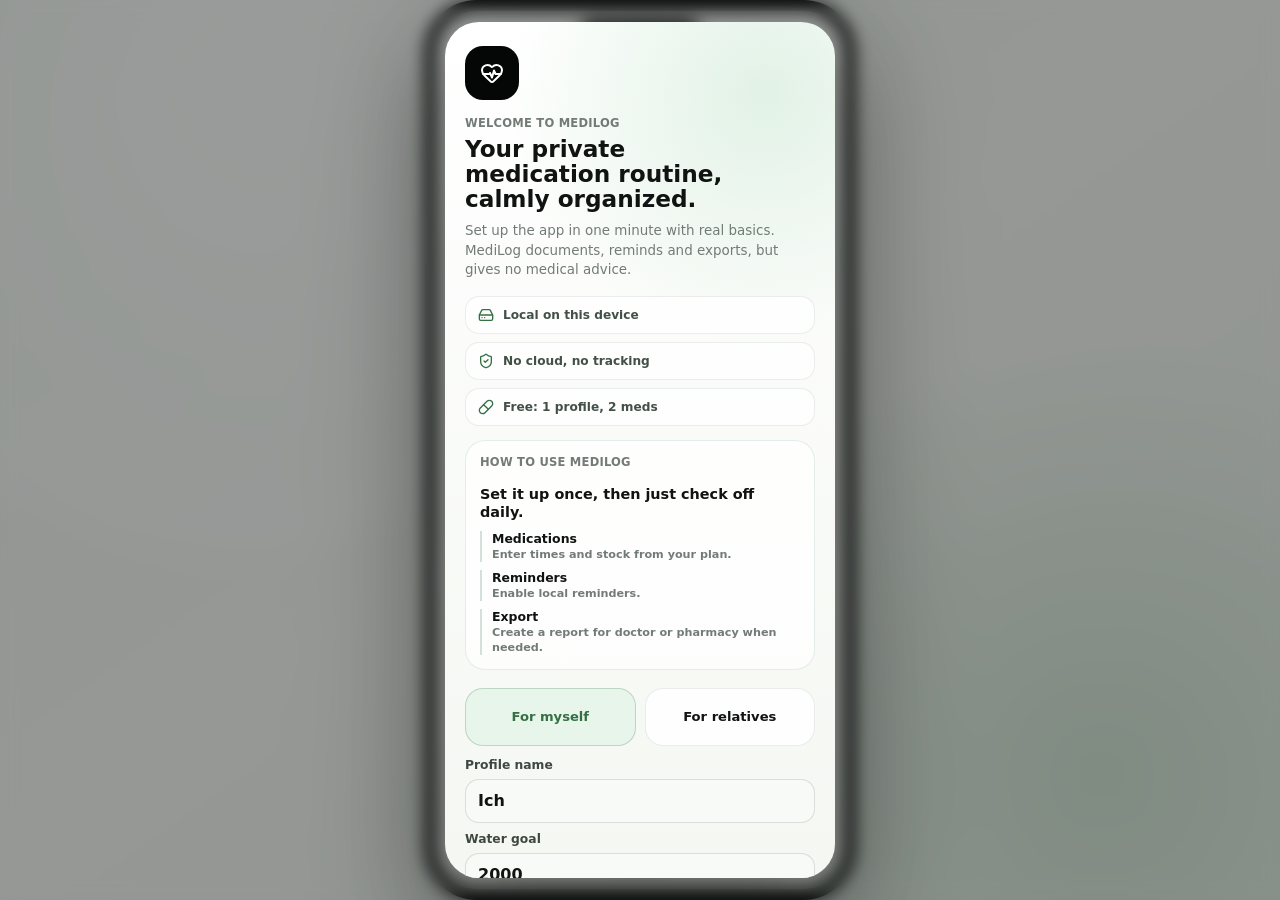
<file: index.html>
<!doctype html>
<html lang="de">
  <head>
    <meta charset="UTF-8" />
    <meta
      name="viewport"
      content="width=device-width, initial-scale=1, viewport-fit=cover"
    />
    <meta
      name="description"
      content="MediLog ist ein lokaler Medikamenten-Tracker für Einnahmen, Erinnerungen, Vorrat und sichere Dokumentation."
    />
    <meta name="theme-color" content="#eef2ed" media="(prefers-color-scheme: light)" />
    <meta name="theme-color" content="#0b100d" media="(prefers-color-scheme: dark)" />
    <meta name="apple-mobile-web-app-capable" content="yes" />
    <meta name="apple-mobile-web-app-title" content="MediLog" />
    <meta name="apple-mobile-web-app-status-bar-style" content="black-translucent" />
    <link rel="canonical" href="https://meloxkgz-ship-it.github.io/medilog-care/index.html" />
    <meta property="og:title" content="MediLog Care" />
    <meta property="og:description" content="Lokaler Medikamenten-, Pflege- und Wasser-Tracker mit Premium-Fokus." />
    <meta property="og:type" content="website" />
    <meta property="og:locale" content="de_DE" />
    <meta property="og:url" content="https://meloxkgz-ship-it.github.io/medilog-care/index.html" />
    <meta property="og:image" content="https://meloxkgz-ship-it.github.io/medilog-care/icons/medilog-premium-preview.png" />
    <meta name="twitter:card" content="summary_large_image" />
    <title>MediLog</title>
    <link rel="manifest" href="manifest.webmanifest" />
    <link rel="icon" href="icons/medilog-icon-192.png" type="image/png" />
    <link rel="apple-touch-icon" href="icons/apple-touch-icon.png" />
    <link rel="stylesheet" href="styles.css" />
  </head>
  <body>
    <div class="ambient" aria-hidden="true"></div>
    <main class="device" aria-label="MediLog Medikamenten-Tracker">
      <section class="screen">
        <header class="app-header">
          <div>
            <p class="date-label" id="current-date">Heute</p>
            <h1 id="view-title">MediLog</h1>
          </div>
          <div class="header-actions">
            <button class="icon-button" type="button" id="search-button" aria-label="Suchen">
              <i data-lucide="search"></i>
            </button>
            <button class="icon-button badge-button" type="button" data-view="schutz" aria-label="Einstellungen und Schutz">
              <i data-lucide="shield-check"></i>
              <span>DE</span>
            </button>
          </div>
        </header>

        <section class="search-panel hidden" id="search-panel" aria-label="Suche">
          <label for="search-input">Medikament, Angabe oder Uhrzeit suchen</label>
          <input id="search-input" type="search" placeholder="z. B. morgens, Ramipril, Vorrat" />
        </section>

        <section class="view active" id="home-view" data-title="Für dich">
          <nav class="chips" aria-label="Filter">
            <button class="chip active" type="button" data-filter="all">Heute <i data-lucide="x"></i></button>
            <button class="chip" type="button" data-filter="open">Offen</button>
            <button class="chip" type="button" data-filter="low">Vorrat niedrig</button>
          </nav>

          <article class="protocol-card">
            <div class="protocol-copy">
              <p class="kicker">Aktueller Plan</p>
              <h2 id="protocol-name">Herz & Blutdruck</h2>
              <p>Privates Protokoll mit lokalen Erinnerungen. Keine Dosisberatung.</p>
              <div class="status-row">
                <span class="status good">Aktiv</span>
                <span class="status" id="adherence-pill">0% diese Woche</span>
              </div>
              <button class="primary-pill" type="button" data-view="plaene">
                Plan ansehen
                <i data-lucide="chevron-right"></i>
              </button>
            </div>
            <div class="medicine-visual" aria-hidden="true">
              <div class="glass-bottle">
                <span>RAMIPRIL<br />5 mg</span>
              </div>
              <div class="glass-bottle secondary">
                <span>VIT D<br />1000 IE</span>
              </div>
              <div class="dose-wheel">
                <span></span><span></span><span></span><span></span>
                <span></span><span></span><span></span><span></span>
              </div>
            </div>
          </article>

          <section class="panel guide-panel" aria-labelledby="guide-title">
            <div class="section-heading">
              <div>
                <p class="kicker">Erste Schritte</p>
                <h2 id="guide-title">In 2 Minuten startklar</h2>
              </div>
              <span class="status good">Guide</span>
            </div>
            <div class="guide-actions" id="guide-actions">
              <button type="button" data-action="open-medicine-form">
                <i data-lucide="pill"></i>
                <span><strong>1. Medikament erfassen</strong><small>Name, Angabe laut Plan, Uhrzeit und Vorrat.</small></span>
              </button>
              <button type="button" data-action="open-reminder-settings">
                <i data-lucide="bell-ring"></i>
                <span><strong>2. Erinnerung prüfen</strong><small>Lokale Reminder aktivieren und Abstand setzen.</small></span>
              </button>
              <button type="button" data-action="open-report">
                <i data-lucide="file-text"></i>
                <span><strong>3. Bericht vorbereiten</strong><small>Export für Arzt oder Apotheke testen.</small></span>
              </button>
            </div>
          </section>

          <section class="panel routine-panel" aria-labelledby="routine-title">
            <div class="section-heading">
              <div>
                <p class="kicker">Tagescheck</p>
                <h2 id="routine-title">Heute sinnvoll weitermachen</h2>
              </div>
              <span class="status good">Nächster sinnvoller Schritt</span>
            </div>
            <div class="routine-list" id="routine-focus-list"></div>
          </section>

          <section class="panel care-panel">
            <div class="section-heading">
              <div>
                <p class="kicker">Pflege-Cockpit</p>
                <h2>Alle im Blick</h2>
              </div>
              <button class="link-action" type="button" data-view="plaene">Profile <i data-lucide="chevron-right"></i></button>
            </div>
            <div class="care-dashboard" id="care-dashboard"></div>
          </section>

          <section class="panel today-panel" aria-labelledby="today-heading">
            <div class="section-heading">
              <div>
                <p class="kicker">Einnahmen</p>
                <h2 id="today-heading">Heute</h2>
              </div>
              <button class="text-action" type="button" data-action="open-dose-form">
                Eintragen
                <i data-lucide="plus"></i>
              </button>
            </div>
            <div class="dose-list" id="dose-list"></div>
            <div class="empty-state hidden" id="dose-empty">
              <i data-lucide="calendar-plus"></i>
              <strong>Keine Einnahmen für diesen Filter</strong>
              <span>Neue Medikamente oder Zeiten kannst du über den Plus-Button erfassen.</span>
              <button class="ghost-button" type="button" data-action="open-medicine-form">Medikament Erfassen</button>
            </div>
            <div class="completion-strip">
              <span id="completion-text">0 von 0 erledigt</span>
              <div class="completion-track" aria-hidden="true"><span id="completion-bar"></span></div>
            </div>
          </section>

          <section class="insight-grid">
            <button class="metric-tile" type="button" data-action="open-dose-form">
              <span>Nächste</span>
              <strong id="next-dose">--:--</strong>
              <p id="next-dose-name">Keine offene Einnahme</p>
            </button>
            <button class="metric-tile warning" type="button" data-view="bibliothek">
              <span>Vorrat</span>
              <strong id="low-stock-count">0</strong>
              <p>niedrige Bestände</p>
            </button>
          </section>

          <section class="panel hydration-panel">
            <div class="section-heading">
              <div>
                <p class="kicker">Wasser</p>
                <h2>Trinken heute</h2>
              </div>
              <button class="text-action" type="button" id="add-water">
                250 ml
                <i data-lucide="droplets"></i>
              </button>
            </div>
            <div class="water-meter">
              <div class="water-glass" aria-hidden="true"><span id="water-fill"></span></div>
              <div>
                <strong id="water-total">0,0 L</strong>
                <p id="water-goal">von 2,0 L Tagesziel</p>
                <div class="water-dots" id="water-dots"></div>
              </div>
            </div>
          </section>

          <section class="panel reminder-panel">
            <div class="section-heading">
              <div>
                <p class="kicker">Erinnerungen</p>
                <h2>Kontrollzentrum</h2>
              </div>
              <button class="text-action" type="button" id="enable-reminders">
                Aktivieren
                <i data-lucide="bell-ring"></i>
              </button>
            </div>
            <div class="reminder-grid">
              <div><span>Status</span><strong id="reminder-status">In-App</strong></div>
              <div><span>Eskaliert nach</span><strong id="reminder-delay">15 min</strong></div>
              <div><span>Heute offen</span><strong id="open-dose-count">0</strong></div>
            </div>
          </section>
        </section>

        <section class="view" id="plaene-view" data-title="Pläne">
          <div class="timeline-card">
            <div>
              <p class="kicker">Therapieplan</p>
              <h2>Privat dokumentiert</h2>
              <p>Alle Angaben beruhen auf deinem eigenen Plan. Die App verändert keine Dosis und bewertet keine Therapie.</p>
            </div>
            <div class="week-ring" id="week-ring"><span>3/12</span></div>
          </div>
          <div class="calendar-strip" id="calendar-strip"></div>
          <section class="panel">
            <div class="section-heading">
              <h2>Regeln für Erinnerungen</h2>
              <button class="link-action" type="button" data-view="schutz">Prüfen <i data-lucide="chevron-right"></i></button>
            </div>
            <div class="rule-list">
              <div><i data-lucide="bell-ring"></i><span>Erinnerungen sind lokal und können jederzeit deaktiviert werden.</span></div>
              <div><i data-lucide="file-lock-2"></i><span>Exportdaten enthalten Gesundheitsdaten und sollten geschützt geteilt werden.</span></div>
              <div><i data-lucide="stethoscope"></i><span>Medizinische Entscheidungen bleiben bei Arzt, Apotheke oder Notdienst.</span></div>
            </div>
          </section>
          <section class="panel">
            <div class="section-heading">
              <div>
                <p class="kicker">Familien-/Pflege-Modus</p>
                <h2>Profile</h2>
              </div>
              <button class="text-action" type="button" data-action="open-profile-form">Profil <i data-lucide="plus"></i></button>
            </div>
            <div class="profile-list" id="profile-list"></div>
          </section>
          <section class="panel scanner-panel">
            <div class="section-heading">
              <div>
                <p class="kicker">Medikationsplan</p>
              <h2>QR-Import vorbereitet</h2>
              </div>
              <button class="text-action" type="button" data-action="open-scan-sheet">Scan <i data-lucide="scan-line"></i></button>
            </div>
            <p class="panel-copy">
              Für den bundeseinheitlichen Medikationsplan ist ein Premium-Workflow angelegt. In iOS kann ein QR-Code per Kamera
              gelesen werden, in der Web-Vorschau per Text oder QR-Bild. Es erfolgt keine automatische Dosierungsbewertung.
            </p>
          </section>
        </section>

        <section class="view" id="bibliothek-view" data-title="Bibliothek">
          <div class="section-heading library-heading">
            <div>
              <p class="kicker">Eigene Liste</p>
              <h2>Medikamente</h2>
            </div>
            <button class="text-action" type="button" data-action="open-medicine-form">
              Erfassen
              <i data-lucide="plus"></i>
            </button>
          </div>
          <div class="medicine-grid" id="medicine-grid"></div>
          <div class="empty-state hidden" id="medicine-empty">
            <i data-lucide="pill"></i>
            <strong>Noch keine Medikamente</strong>
            <span>Erfasse zuerst dein eigenes Medikament und die Einnahmezeit.</span>
            <button class="ghost-button" type="button" data-action="open-medicine-form">Medikament Erfassen</button>
          </div>
          <section class="panel stock-panel">
            <div class="section-heading">
              <div>
                <p class="kicker">Vorrat & Nachkauf</p>
                <h2>Einkaufsliste</h2>
              </div>
              <button class="link-action" type="button" id="copy-shopping-list">Kopieren <i data-lucide="copy"></i></button>
            </div>
            <div class="stock-list" id="stock-list"></div>
          </section>
        </section>

        <section class="view" id="verlauf-view" data-title="Verlauf">
          <section class="history-hero">
            <p class="kicker">7-Tage-Übersicht</p>
            <h2 id="history-score">0%</h2>
            <span>Dokumentierte Einnahmetreue</span>
            <div class="bars" id="history-bars"></div>
          </section>
          <section class="panel">
            <div class="section-heading">
              <h2>Protokoll</h2>
              <button class="link-action" type="button" id="export-button">Bericht <i data-lucide="file-text"></i></button>
            </div>
            <div class="history-list" id="history-list"></div>
          </section>
        </section>

        <section class="view" id="schutz-view" data-title="Einstellungen">
          <article class="compliance-card">
            <i data-lucide="shield-alert"></i>
            <h2>Einstellungen, Premium und Schutz.</h2>
            <p>
              MediLog ist als lokaler Tracker konzipiert. Keine Diagnose, keine Therapieempfehlung,
              keine automatische Wechselwirkungsprüfung.
            </p>
          </article>

          <section class="premium-card">
            <div>
              <p class="kicker">Zugang</p>
              <h2>Premium für echte Routine.</h2>
              <p>Free bleibt bewusst klein. Premium schaltet den vollen lokalen Medikamenten-Alltag frei: Pflege, Export, Vorrat und sichere Reminder.</p>
              <p class="premium-subcopy">Keine Cloud. Keine Werbung. Kein medizinischer Rat. Nur ein ruhiges System für deine Routine.</p>
            </div>
            <div class="premium-proof" aria-label="Premium Vorteile">
              <span><strong>1 Profil</strong><small>Free</small></span>
              <span><strong>Limitlos</strong><small>Premium</small></span>
              <span><strong>Lokal</strong><small>Keine Cloud</small></span>
            </div>
            <div class="premium-plans" id="premium-plans" role="radiogroup" aria-label="Premium Tarif"></div>
            <div class="premium-message" id="premium-message" role="status" aria-live="polite"></div>
            <button class="primary-pill" type="button" id="premium-button">
              <span id="premium-button-label">Premium freischalten</span>
              <i data-lucide="sparkles"></i>
            </button>
            <div class="premium-value-row" id="premium-value-row" aria-live="polite"></div>
            <button class="ghost-on-dark" type="button" id="premium-restore">Kauf wiederherstellen</button>
            <div class="premium-trust-row" aria-label="Premium Schutzversprechen">
              <span><i data-lucide="shield-check"></i>Lokal gespeichert</span>
              <span><i data-lucide="badge-check"></i>Apple Kaufdialog</span>
              <span><i data-lucide="rotate-ccw"></i>Jederzeit kündbar</span>
            </div>
            <div class="premium-compare" aria-label="Free und Premium Vergleich">
              <div><span>Free</span><strong>1 Profil, 2 Medikamente, Wasser, Tagescheck</strong></div>
              <div><span>Premium</span><strong>Familie, Vorrat, Export, Scan, Vault, Reminder-Regeln</strong></div>
            </div>
            <ul>
              <li><i data-lucide="bell-ring"></i>Zuverlässige lokale Erinnerungen</li>
              <li><i data-lucide="users-round"></i>Familien-/Pflege-Modus</li>
              <li><i data-lucide="file-text"></i>Arzt-/Apothekenbericht</li>
              <li><i data-lucide="lock-keyhole"></i>Vault, QR, Vorrat und Nachkauf</li>
            </ul>
            <div class="premium-legal" aria-label="Abo-Bedingungen">
              <p>
                Auto-verlängerbares Abo. Preis und Laufzeit werden vor dem Kauf von Apple angezeigt.
                Kündigung jederzeit in den App Store Account-Einstellungen.
              </p>
              <p id="premium-legal-selected">Ausgewählter Tarif: MediLog Premium.</p>
              <div class="premium-links">
                <a href="https://meloxkgz-ship-it.github.io/medilog-care/privacy.html">Datenschutz</a>
                <a href="https://www.apple.com/legal/internet-services/itunes/dev/stdeula/">Nutzungsbedingungen (EULA)</a>
              </div>
            </div>
            <span class="premium-status" id="premium-status">Free: Basis aktiv</span>
            <span class="native-status" id="native-status">Web/PWA: Browser-Funktionen</span>
          </section>

          <section class="panel settings-panel">
            <div class="section-heading">
              <div>
                <p class="kicker">Alltag</p>
                <h2>Tracking-Einstellungen</h2>
              </div>
              <span class="status good">lokal</span>
            </div>
            <div class="settings-list">
              <label class="setting-row">
                <span><strong>Wasserziel</strong><small>Tagesziel in Millilitern</small></span>
                <input id="setting-water-goal" type="number" min="500" max="4000" step="250" />
              </label>
              <label class="setting-row">
                <span><strong>Sprache</strong><small>App-Sprache und regionale Formate</small></span>
                <select id="setting-language"></select>
              </label>
              <div class="language-card">
                <span><strong>Sprachwahl</strong><small>42 Sprachen direkt in der App</small></span>
                <div class="language-grid" id="language-grid" aria-label="Schnelle Sprachwahl"></div>
              </div>
              <label class="setting-row">
                <span><strong>Reminder-Abstand</strong><small>Warnung nach geplanter Zeit</small></span>
                <select id="setting-reminder-delay">
                  <option value="5">5 min</option>
                  <option value="15">15 min</option>
                  <option value="30">30 min</option>
                  <option value="60">60 min</option>
                </select>
              </label>
              <label class="setting-row">
                <span><strong>Zuverlässige Erinnerungen</strong><small>iOS nutzt lokale Notifications, Web nutzt Browser-Erlaubnis</small></span>
                <input id="setting-reminders-enabled" type="checkbox" />
              </label>
              <label class="setting-row">
                <span><strong>Einfach-Modus</strong><small>Größere Schrift und Touch-Ziele</small></span>
                <input id="setting-senior-mode" type="checkbox" />
              </label>
            </div>
          </section>

          <section class="panel">
            <div class="section-heading">
              <div>
                <p class="kicker">Vorrat</p>
                <h2>Nachkaufgrenzen</h2>
              </div>
              <button class="link-action" type="button" data-view="bibliothek">Medis <i data-lucide="chevron-right"></i></button>
            </div>
            <div class="refill-settings-list" id="refill-settings-list"></div>
          </section>

          <section class="panel">
            <div class="section-heading">
              <h2>Datenschutz</h2>
              <span class="status good">lokal</span>
            </div>
            <div class="privacy-list">
              <div><i data-lucide="check"></i><span>Gesundheitsdaten bleiben lokal auf diesem Gerät.</span></div>
              <div><i data-lucide="check"></i><span>iOS speichert verschlüsselt mit Keychain/AES-GCM, Web optional mit PIN-Vault.</span></div>
              <div><i data-lucide="check"></i><span>Export nur manuell durch dich.</span></div>
            </div>
          </section>
          <section class="panel">
            <div class="section-heading">
              <div>
                <p class="kicker">DSGVO</p>
                <h2>Daten & Rechte</h2>
              </div>
              <span class="status" id="privacy-consent-status">offen</span>
            </div>
            <div class="privacy-rights">
              <div><i data-lucide="database"></i><span><strong>Datenkategorien</strong><small>Profile, Medikamente, Einnahmen, Wasser, Notizen, Einstellungen.</small></span></div>
              <div><i data-lucide="target"></i><span><strong>Zweckbindung</strong><small>Nur Tracking, Erinnerung, Pflegeübersicht und Export. Keine Werbung, kein Verkauf.</small></span></div>
              <div><i data-lucide="hard-drive"></i><span><strong>Speicherort</strong><small id="privacy-storage-status">Lokal im Browser dieses Geräts. Keine Cloud-Synchronisierung in dieser Version.</small></span></div>
            </div>
            <div class="privacy-actions">
              <button class="ghost-button" type="button" id="privacy-export">DSGVO-Export</button>
              <button class="ghost-button" type="button" id="privacy-consent">Einwilligung bestätigen</button>
            </div>
            <p class="form-help">Gesundheitsdaten sind besonders schützenswert. Für eine echte Veröffentlichung braucht das zusätzlich juristische Prüfung, Datenschutzerklärung und ggf. Datenschutz-Folgenabschätzung.</p>
          </section>
          <section class="panel">
            <div class="section-heading">
              <div>
                <p class="kicker">Lokaler Vault</p>
                <h2>PIN-Schutz</h2>
              </div>
              <span class="status" id="vault-status">aus</span>
            </div>
            <div class="vault-actions">
              <input id="vault-pin" type="password" inputmode="numeric" autocomplete="new-password" placeholder="PIN festlegen oder entsperren" />
              <button class="solid-button" type="button" id="vault-button">Schutz aktivieren</button>
              <button class="ghost-button" type="button" id="vault-biometric-button">Face ID prüfen</button>
            </div>
            <p class="form-help">iOS nutzt lokalen Keychain-Schutz. Im Web kann ein PIN-Vault nicht wiederhergestellt werden. Keine Cloud, kein Passwort-Reset.</p>
          </section>
          <section class="emergency-panel">
            <div>
              <span>Akute Beschwerden?</span>
              <strong>112</strong>
            </div>
            <div>
              <span>Ärztlicher Bereitschaftsdienst</span>
              <strong>116117</strong>
            </div>
          </section>
          <section class="panel install-panel">
            <div class="section-heading">
              <div>
                <p class="kicker">App-Gefühl</p>
                <h2>Installierbar</h2>
              </div>
              <span class="status good">PWA</span>
            </div>
            <p class="panel-copy">MediLog kann über den Browser zum Home-Bildschirm hinzugefügt werden und lädt nach dem ersten Besuch auch offline.</p>
          </section>
          <button class="danger-button" type="button" id="reset-button">
            <i data-lucide="trash-2"></i>
            Lokale Beispieldaten zurücksetzen
          </button>
        </section>
      </section>

      <nav class="tabbar" aria-label="Hauptnavigation">
        <button class="tab active" type="button" data-view="home"><i data-lucide="home"></i><span>Home</span></button>
        <button class="tab" type="button" data-view="plaene"><i data-lucide="calendar-check"></i><span>Pläne</span></button>
        <button class="add-tab" type="button" id="quick-add" aria-label="Schnell erfassen"><i data-lucide="plus"></i></button>
        <button class="tab" type="button" data-view="bibliothek"><i data-lucide="book-open"></i><span>Medis</span></button>
        <button class="tab" type="button" data-view="verlauf"><i data-lucide="chart-no-axes-column"></i><span>Verlauf</span></button>
      </nav>
    </main>

    <dialog class="onboarding" id="onboarding-sheet" aria-labelledby="onboarding-title">
      <form id="onboarding-form">
        <div class="onboarding-mark">
          <i data-lucide="heart-pulse"></i>
        </div>
        <p class="kicker">Willkommen bei MediLog</p>
        <h2 id="onboarding-title">Dein privater Medikationsalltag, ruhig organisiert.</h2>
        <p>
          Richte die App in einer Minute mit echten Basisdaten ein. MediLog dokumentiert, erinnert und exportiert, gibt aber keine
          medizinische Empfehlung.
        </p>
        <div class="onboarding-points" aria-label="Wichtige Hinweise">
          <span><i data-lucide="hard-drive"></i>Lokal auf diesem Gerät</span>
          <span><i data-lucide="shield-check"></i>Keine Cloud, kein Tracking</span>
          <span><i data-lucide="pill"></i>Free: 1 Profil, 2 Medis</span>
        </div>
        <div class="setup-path" aria-label="So nutzt du MediLog">
          <p class="kicker">So nutzt du MediLog</p>
          <strong>Einmal einrichten, dann täglich nur abhaken.</strong>
          <div>
            <span><b>Medikamente</b><small>Zeiten und Vorrat nach deinem Plan erfassen.</small></span>
            <span><b>Reminder</b><small>Lokale Erinnerungen aktivieren.</small></span>
            <span><b>Export</b><small>Bei Bedarf Bericht für Arzt oder Apotheke erstellen.</small></span>
          </div>
        </div>
        <div class="choice-grid">
          <label><input type="radio" name="mode" value="self" checked /> <span>Für mich selbst</span></label>
          <label><input type="radio" name="mode" value="care" /> <span>Für Angehörige</span></label>
        </div>
        <div class="form-grid">
          <label>Profilname<input name="profileName" required value="Ich" /></label>
          <label>Wasserziel<input name="waterGoal" required type="number" min="500" step="250" value="2000" /></label>
          <label>Erstes Medikament<input name="medicineName" placeholder="optional, z. B. Ramipril" /></label>
          <label>Angabe laut Plan<input name="medicineDose" placeholder="z. B. 5 mg" /></label>
          <label>Uhrzeit<input name="medicineTime" type="time" value="08:00" /></label>
          <label>Vorrat<input name="medicineStock" type="number" min="0" value="14" /></label>
        </div>
        <label class="consent-row">
          <input name="privacyConsent" type="checkbox" required />
          <span>Ich verstehe, dass ich besondere Gesundheitsdaten lokal auf diesem Gerät speichere und MediLog keine medizinische Beratung ersetzt.</span>
        </label>
        <div class="form-actions">
          <button class="ghost-button" type="button" id="skip-onboarding">Mit Beispielplan starten</button>
          <button class="solid-button" type="submit">App einrichten</button>
        </div>
      </form>
    </dialog>

    <dialog class="report-sheet" id="report-sheet" aria-labelledby="report-title">
      <div class="report-frame">
        <div class="report-top">
          <div>
            <p class="kicker">Arzt-/Apothekenbericht</p>
            <h2 id="report-title">Bericht vorbereiten</h2>
          </div>
          <button class="icon-button" type="button" data-close="report-sheet" aria-label="Bericht schließen">
            <i data-lucide="x"></i>
          </button>
        </div>
        <div class="report-controls">
          <label>
            Zeitraum
            <select id="report-range">
              <option value="7">7 Tage</option>
              <option value="30">30 Tage</option>
            </select>
          </label>
          <button class="ghost-button" type="button" id="download-report">HTML speichern</button>
          <button class="solid-button" type="button" id="print-report">PDF/Druck</button>
        </div>
        <article class="report-document" id="report-preview"></article>
      </div>
    </dialog>

    <dialog class="sheet" id="quick-sheet" aria-labelledby="quick-title">
      <form method="dialog">
        <div class="sheet-handle"></div>
        <h2 id="quick-title">Schnell erfassen</h2>
        <div class="sheet-options">
          <button value="dose" type="submit"><i data-lucide="check-circle-2"></i>Einnahme als erledigt markieren</button>
          <button value="water" type="submit"><i data-lucide="droplets"></i>Wasser 250 ml eintragen</button>
          <button value="medicine" type="submit"><i data-lucide="pill"></i>Eigenes Medikament erfassen</button>
          <button value="note" type="submit"><i data-lucide="notebook-pen"></i>Notiz im Verlauf speichern</button>
        </div>
      </form>
    </dialog>

    <dialog class="sheet" id="medicine-sheet" aria-labelledby="medicine-title">
      <form id="medicine-form">
        <div class="sheet-handle"></div>
            <h2 id="medicine-title">Medikament erfassen</h2>
        <div class="form-grid">
          <label>Name<input name="name" required placeholder="z. B. Ramipril" /></label>
          <label>Angabe laut Plan<input name="dose" required placeholder="z. B. 5 mg" /></label>
          <label>Uhrzeit<input name="time" required type="time" /></label>
          <label>Vorrat<input name="stock" required type="number" min="0" value="14" /></label>
        </div>
        <p class="form-help">Bitte nur Angaben übernehmen, die ärztlich oder pharmazeutisch für dich vorgesehen sind.</p>
        <div class="form-actions">
          <button class="ghost-button" type="button" data-close="medicine-sheet">Abbrechen</button>
          <button class="solid-button" type="submit">Speichern</button>
        </div>
      </form>
    </dialog>

    <dialog class="sheet" id="medicine-detail-sheet" aria-labelledby="medicine-detail-title">
      <form method="dialog">
        <div class="sheet-handle"></div>
        <h2 id="medicine-detail-title">Medikament</h2>
        <div class="medicine-detail" id="medicine-detail-content"></div>
        <div class="sheet-options compact">
          <button value="done" type="submit"><i data-lucide="check-circle-2"></i>Einnahme heute markieren</button>
          <button value="restock" type="submit"><i data-lucide="shopping-bag"></i>Vorrat +14</button>
          <button value="note" type="submit"><i data-lucide="notebook-pen"></i>Notiz speichern</button>
        </div>
      </form>
    </dialog>

    <dialog class="sheet" id="profile-sheet" aria-labelledby="profile-title">
      <form id="profile-form">
        <div class="sheet-handle"></div>
        <h2 id="profile-title">Profil erfassen</h2>
        <div class="form-grid">
          <label>Name<input name="name" required placeholder="z. B. Mama" /></label>
          <label>Rolle<input name="role" required placeholder="z. B. Pflege, Kind, Selbst" /></label>
        </div>
        <p class="form-help">Profile dienen nur der Organisation. Gemeinsame Nutzung oder Cloud-Zugriff ist nicht aktiviert.</p>
        <div class="form-actions">
          <button class="ghost-button" type="button" data-close="profile-sheet">Abbrechen</button>
          <button class="solid-button" type="submit">Speichern</button>
        </div>
      </form>
    </dialog>

    <dialog class="sheet" id="scan-sheet" aria-labelledby="scan-title">
      <form id="scan-form">
        <div class="sheet-handle"></div>
        <h2 id="scan-title">Medikationsplan importieren</h2>
        <button class="solid-button wide-button" type="button" id="native-scan-button">
          <i data-lucide="scan-line"></i>
          Kamera-Scan starten
        </button>
        <label class="full-label">QR-/Planinhalt<textarea name="plan" required placeholder="Text aus QR-Code oder Medikationsplan einfügen"></textarea></label>
        <label class="full-label">QR-Bild optional<input id="qr-file" type="file" accept="image/*" /></label>
        <p class="form-help">Der Import wird als private Notiz gespeichert. Die App erzeugt daraus keine Dosierungsempfehlung.</p>
        <div class="form-actions">
          <button class="ghost-button" type="button" data-close="scan-sheet">Abbrechen</button>
          <button class="solid-button" type="submit">Importieren</button>
        </div>
      </form>
    </dialog>

    <dialog class="sheet" id="note-sheet" aria-labelledby="note-title">
      <form id="note-form">
        <div class="sheet-handle"></div>
        <h2 id="note-title">Notiz speichern</h2>
        <label class="full-label">Notiz<textarea name="note" required placeholder="z. B. Einnahme nach Rücksprache verschoben"></textarea></label>
        <p class="form-help">Notizen sind privat und werden nur lokal gespeichert.</p>
        <div class="form-actions">
          <button class="ghost-button" type="button" data-close="note-sheet">Abbrechen</button>
          <button class="solid-button" type="submit">Speichern</button>
        </div>
      </form>
    </dialog>

    <div class="toast" id="toast" role="status" aria-live="polite"></div>
    <script src="vendor/lucide.min.js"></script>
    <script src="app.js"></script>
  </body>
</html>
</file>
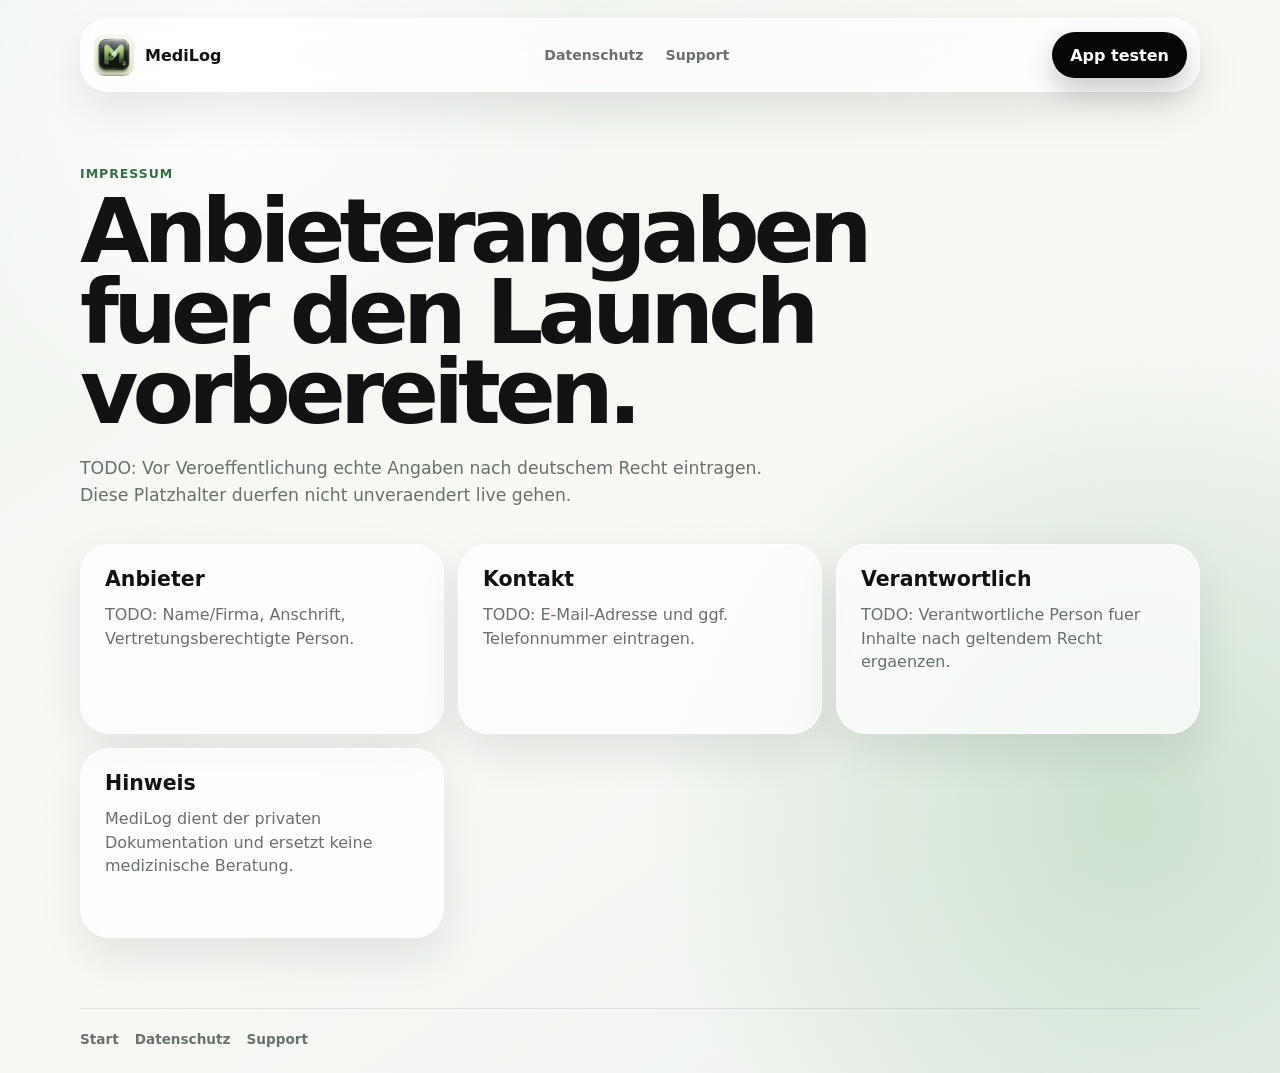
<file: impressum.html>
<!doctype html>
<html lang="de">
  <head>
    <meta charset="UTF-8" />
    <meta name="viewport" content="width=device-width, initial-scale=1.0" />
    <meta name="description" content="Impressum und Anbieterangaben fuer MediLog." />
    <meta name="theme-color" content="#eef2ed" />
    <link rel="canonical" href="https://meloxkgz-ship-it.github.io/medilog-care/impressum.html" />
    <meta property="og:title" content="Impressum | MediLog" />
    <meta property="og:description" content="Anbieterangaben fuer MediLog." />
    <meta property="og:type" content="website" />
    <meta property="og:locale" content="de_DE" />
    <meta property="og:url" content="https://meloxkgz-ship-it.github.io/medilog-care/impressum.html" />
    <title>Impressum | MediLog</title>
    <link rel="icon" href="icons/medilog-icon-192.png" type="image/png" />
    <link rel="apple-touch-icon" href="icons/apple-touch-icon.png" />
    <link rel="stylesheet" href="landing.css" />
  </head>
  <body>
    <header class="site-nav">
      <a class="brand" href="landing.html" aria-label="MediLog Start">
        <img src="icons/medilog-icon-192.png" alt="" />
        <span>MediLog</span>
      </a>
      <nav>
        <a href="privacy.html">Datenschutz</a>
        <a href="support.html">Support</a>
      </nav>
      <a class="nav-cta" href="index.html#premium">App testen</a>
    </header>

    <main class="legal-page">
      <section class="legal-hero">
        <p class="eyebrow">Impressum</p>
        <h1>Anbieterangaben fuer den Launch vorbereiten.</h1>
        <p>
          TODO: Vor Veroeffentlichung echte Angaben nach deutschem Recht eintragen. Diese Platzhalter
          duerfen nicht unveraendert live gehen.
        </p>
      </section>

      <section class="legal-grid">
        <article class="legal-panel">
          <h2>Anbieter</h2>
          <p>TODO: Name/Firma, Anschrift, Vertretungsberechtigte Person.</p>
        </article>
        <article class="legal-panel">
          <h2>Kontakt</h2>
          <p>TODO: E-Mail-Adresse und ggf. Telefonnummer eintragen.</p>
        </article>
        <article class="legal-panel">
          <h2>Verantwortlich</h2>
          <p>TODO: Verantwortliche Person fuer Inhalte nach geltendem Recht ergaenzen.</p>
        </article>
        <article class="legal-panel">
          <h2>Hinweis</h2>
          <p>MediLog dient der privaten Dokumentation und ersetzt keine medizinische Beratung.</p>
        </article>
      </section>
    </main>

    <footer class="site-footer">
      <a href="landing.html">Start</a>
      <a href="privacy.html">Datenschutz</a>
      <a href="support.html">Support</a>
    </footer>
  </body>
</html>
</file>
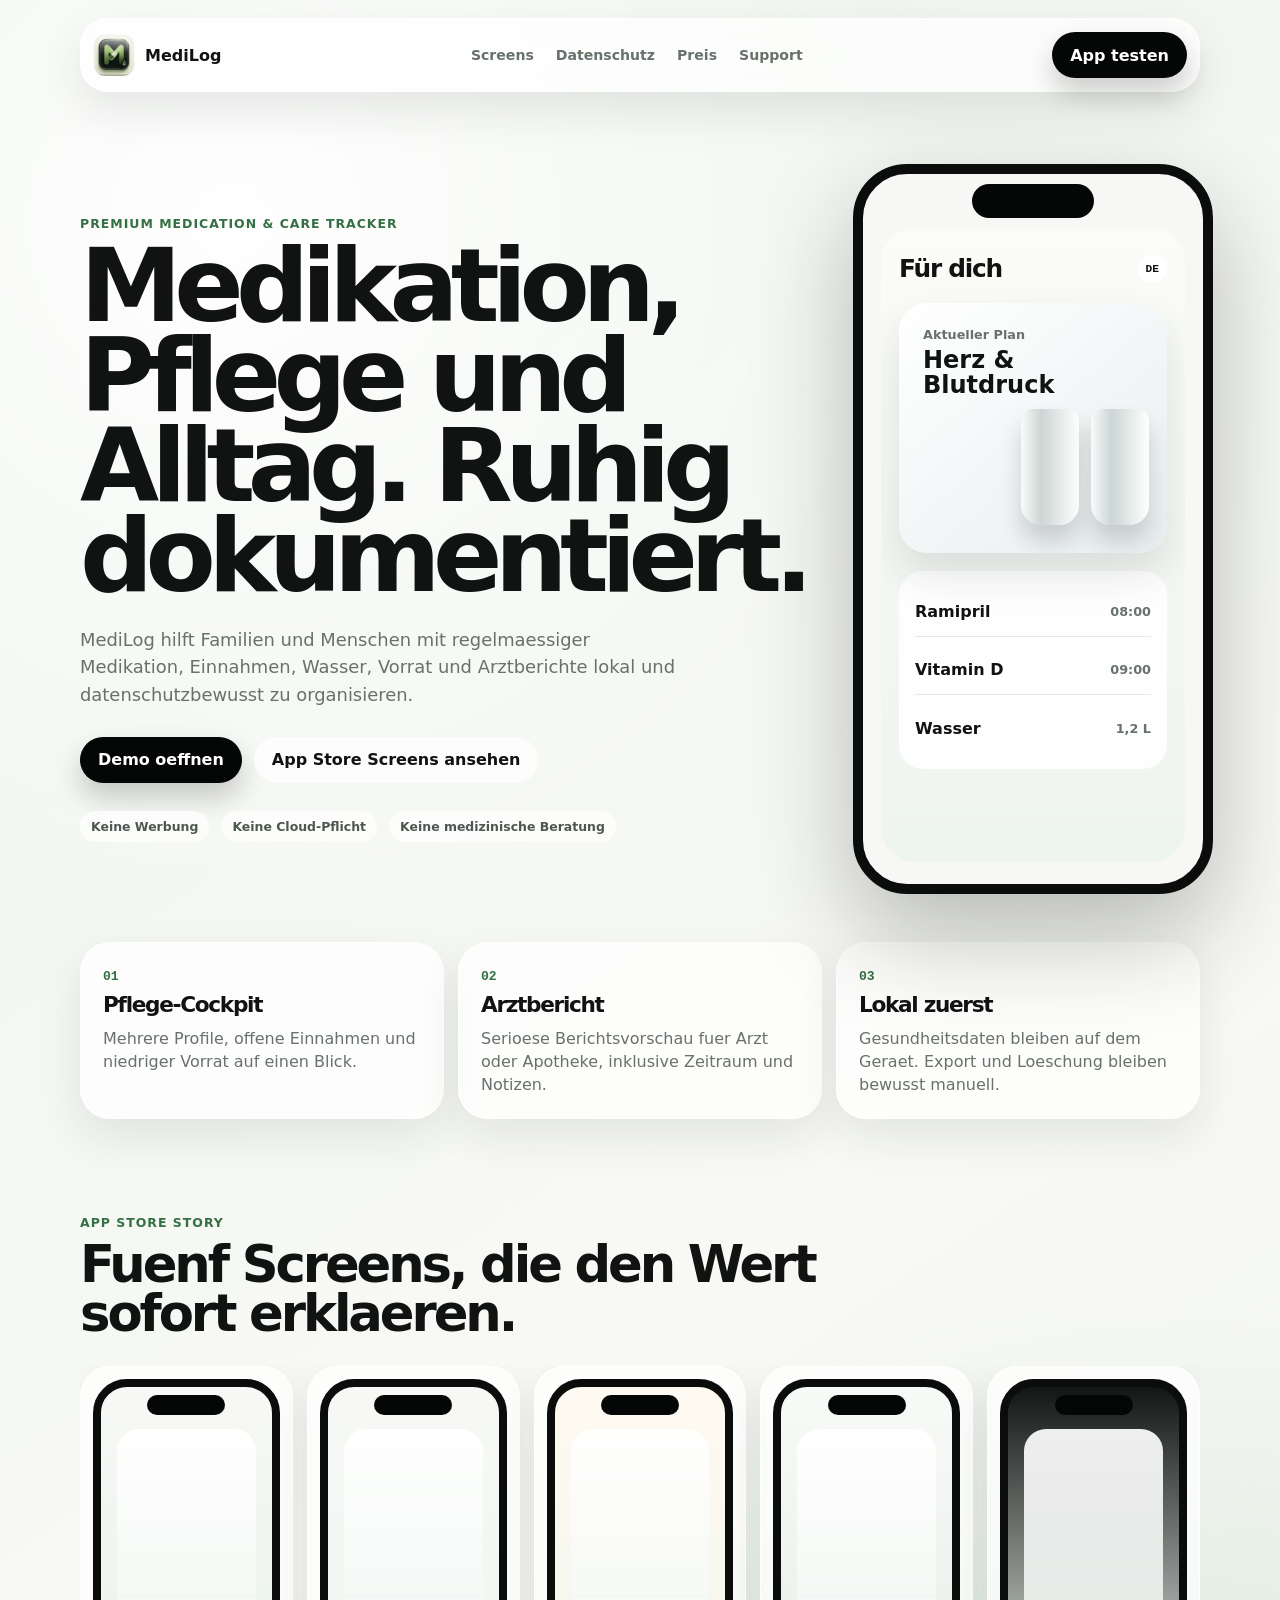
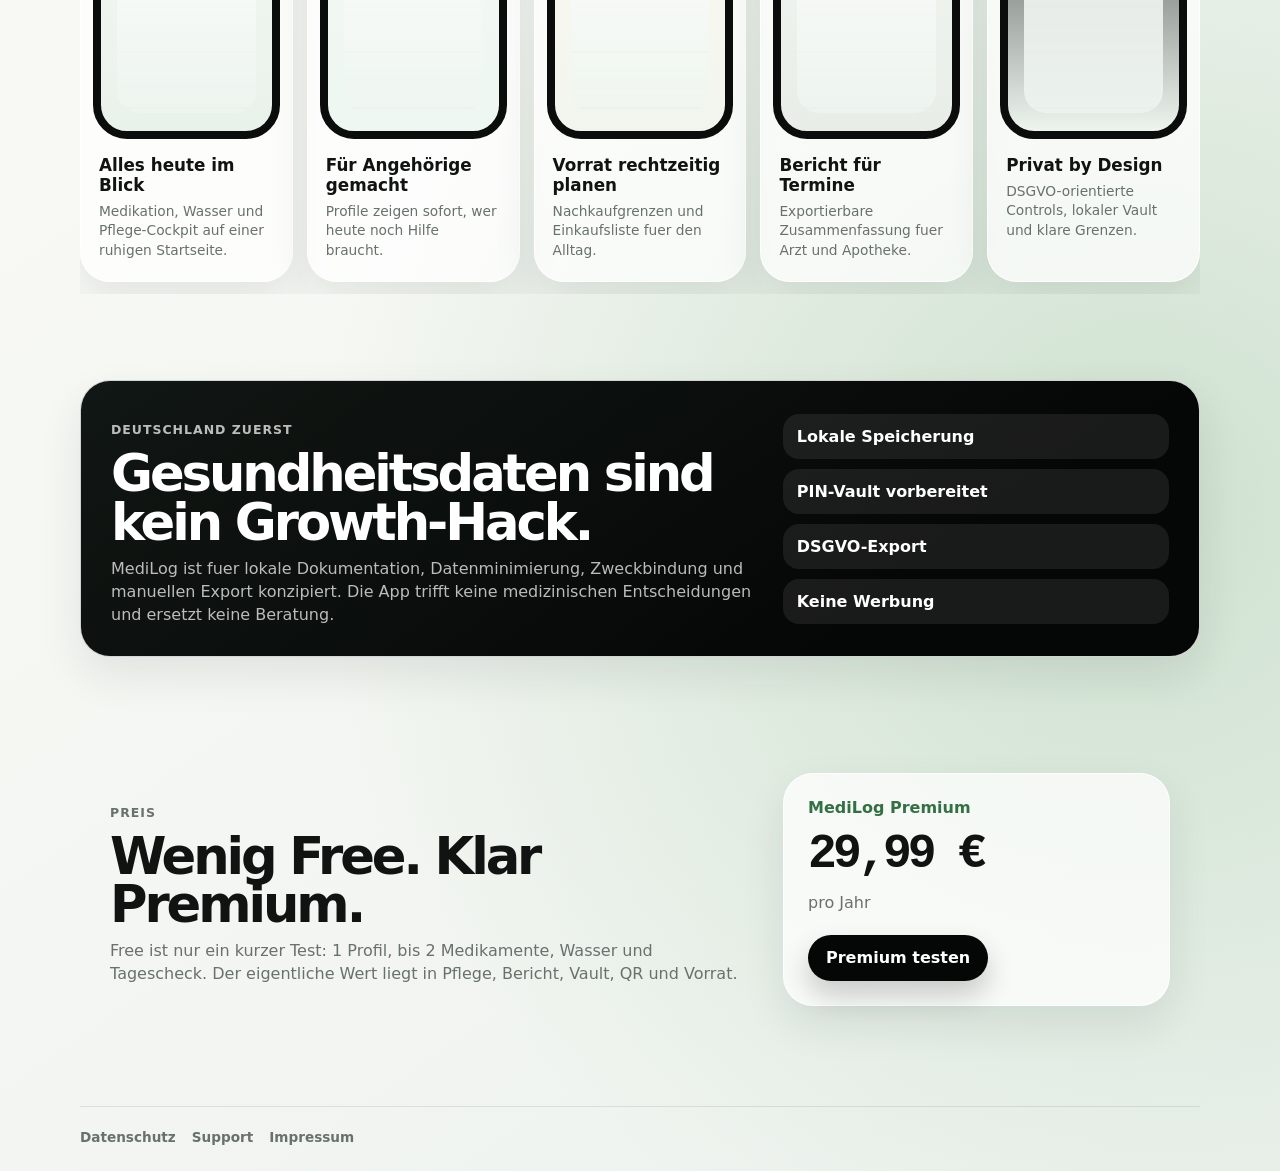
<file: landing.html>
<!doctype html>
<html lang="de">
  <head>
    <meta charset="UTF-8" />
    <meta name="viewport" content="width=device-width, initial-scale=1.0" />
    <meta
      name="description"
      content="MediLog ist eine Premium-App fuer Medikamenten-Tracking, Pflege, Wasser, Vorrat und Arztberichte - lokal, privat und deutsch gedacht."
    />
    <meta name="theme-color" content="#eef2ed" media="(prefers-color-scheme: light)" />
    <meta name="theme-color" content="#0b100d" media="(prefers-color-scheme: dark)" />
    <link rel="canonical" href="https://meloxkgz-ship-it.github.io/medilog-care/landing.html" />
    <meta property="og:title" content="MediLog Care" />
    <meta property="og:description" content="Premium Medikamenten-Tracking fuer Pflege, Vorrat, Wasser, Erinnerungen und Arztberichte." />
    <meta property="og:type" content="website" />
    <meta property="og:locale" content="de_DE" />
    <meta property="og:url" content="https://meloxkgz-ship-it.github.io/medilog-care/landing.html" />
    <meta property="og:image" content="https://meloxkgz-ship-it.github.io/medilog-care/icons/medilog-premium-preview.png" />
    <meta name="twitter:card" content="summary_large_image" />
    <title>MediLog Care</title>
    <link rel="icon" href="icons/medilog-icon-192.png" type="image/png" />
    <link rel="apple-touch-icon" href="icons/apple-touch-icon.png" />
    <link rel="stylesheet" href="landing.css" />
  </head>
  <body>
    <header class="site-nav">
      <a class="brand" href="landing.html" aria-label="MediLog Start">
        <img src="icons/medilog-icon-192.png" alt="" />
        <span>MediLog</span>
      </a>
      <nav>
        <a href="#screens">Screens</a>
        <a href="#privacy">Datenschutz</a>
        <a href="#pricing">Preis</a>
        <a href="support.html">Support</a>
      </nav>
      <a class="nav-cta" href="index.html">App testen</a>
    </header>

    <main>
      <section class="hero">
        <div class="hero-copy">
          <p class="eyebrow">Premium Medication & Care Tracker</p>
          <h1>Medikation, Pflege und Alltag. Ruhig dokumentiert.</h1>
          <p>
            MediLog hilft Familien und Menschen mit regelmaessiger Medikation, Einnahmen, Wasser,
            Vorrat und Arztberichte lokal und datenschutzbewusst zu organisieren.
          </p>
          <div class="hero-actions">
            <a class="primary-link" href="index.html">Demo oeffnen</a>
            <a class="secondary-link" href="#screens">App Store Screens ansehen</a>
          </div>
          <div class="trust-row">
            <span>Keine Werbung</span>
            <span>Keine Cloud-Pflicht</span>
            <span>Keine medizinische Beratung</span>
          </div>
        </div>
        <div class="hero-phone" aria-label="MediLog Vorschau">
          <div class="phone-top"></div>
          <div class="phone-screen">
            <div class="mini-top">
              <span>Für dich</span>
              <strong>DE</strong>
            </div>
            <div class="mini-protocol">
              <p>Aktueller Plan</p>
              <h2>Herz & Blutdruck</h2>
              <div class="mini-vials"><span></span><span></span></div>
            </div>
            <div class="mini-list">
              <div><strong>Ramipril</strong><span>08:00</span></div>
              <div><strong>Vitamin D</strong><span>09:00</span></div>
              <div><strong>Wasser</strong><span>1,2 L</span></div>
            </div>
          </div>
        </div>
      </section>

      <section class="value-grid" aria-label="Produktwerte">
        <article>
          <i>01</i>
          <h2>Pflege-Cockpit</h2>
          <p>Mehrere Profile, offene Einnahmen und niedriger Vorrat auf einen Blick.</p>
        </article>
        <article>
          <i>02</i>
          <h2>Arztbericht</h2>
          <p>Serioese Berichtsvorschau fuer Arzt oder Apotheke, inklusive Zeitraum und Notizen.</p>
        </article>
        <article>
          <i>03</i>
          <h2>Lokal zuerst</h2>
          <p>Gesundheitsdaten bleiben auf dem Geraet. Export und Loeschung bleiben bewusst manuell.</p>
        </article>
      </section>

      <section class="screens-section" id="screens">
        <div class="section-title">
          <p class="eyebrow">App Store Story</p>
          <h2>Fuenf Screens, die den Wert sofort erklaeren.</h2>
        </div>
        <div class="store-shots">
          <article class="shot">
            <div class="shot-phone shot-home"></div>
            <h3>Alles heute im Blick</h3>
            <p>Medikation, Wasser und Pflege-Cockpit auf einer ruhigen Startseite.</p>
          </article>
          <article class="shot">
            <div class="shot-phone shot-care"></div>
            <h3>Für Angehörige gemacht</h3>
            <p>Profile zeigen sofort, wer heute noch Hilfe braucht.</p>
          </article>
          <article class="shot">
            <div class="shot-phone shot-stock"></div>
            <h3>Vorrat rechtzeitig planen</h3>
            <p>Nachkaufgrenzen und Einkaufsliste fuer den Alltag.</p>
          </article>
          <article class="shot">
            <div class="shot-phone shot-report"></div>
            <h3>Bericht für Termine</h3>
            <p>Exportierbare Zusammenfassung fuer Arzt und Apotheke.</p>
          </article>
          <article class="shot">
            <div class="shot-phone shot-privacy"></div>
            <h3>Privat by Design</h3>
            <p>DSGVO-orientierte Controls, lokaler Vault und klare Grenzen.</p>
          </article>
        </div>
      </section>

      <section class="privacy-band" id="privacy">
        <div>
          <p class="eyebrow">Deutschland zuerst</p>
          <h2>Gesundheitsdaten sind kein Growth-Hack.</h2>
          <p>
            MediLog ist fuer lokale Dokumentation, Datenminimierung, Zweckbindung und manuellen Export
            konzipiert. Die App trifft keine medizinischen Entscheidungen und ersetzt keine Beratung.
          </p>
        </div>
        <ul>
          <li>Lokale Speicherung</li>
          <li>PIN-Vault vorbereitet</li>
          <li>DSGVO-Export</li>
          <li>Keine Werbung</li>
        </ul>
      </section>

      <section class="pricing" id="pricing">
        <div>
          <p class="eyebrow">Preis</p>
          <h2>Wenig Free. Klar Premium.</h2>
          <p>
            Free ist nur ein kurzer Test: 1 Profil, bis 2 Medikamente, Wasser und Tagescheck.
            Der eigentliche Wert liegt in Pflege, Bericht, Vault, QR und Vorrat.
          </p>
        </div>
        <article class="price-card">
          <span>MediLog Premium</span>
          <strong>29,99 €</strong>
          <p>pro Jahr</p>
          <a class="primary-link" href="index.html">Premium testen</a>
        </article>
      </section>
    </main>
    <footer class="site-footer">
      <a href="privacy.html">Datenschutz</a>
      <a href="support.html">Support</a>
      <a href="impressum.html">Impressum</a>
    </footer>
  </body>
</html>
</file>
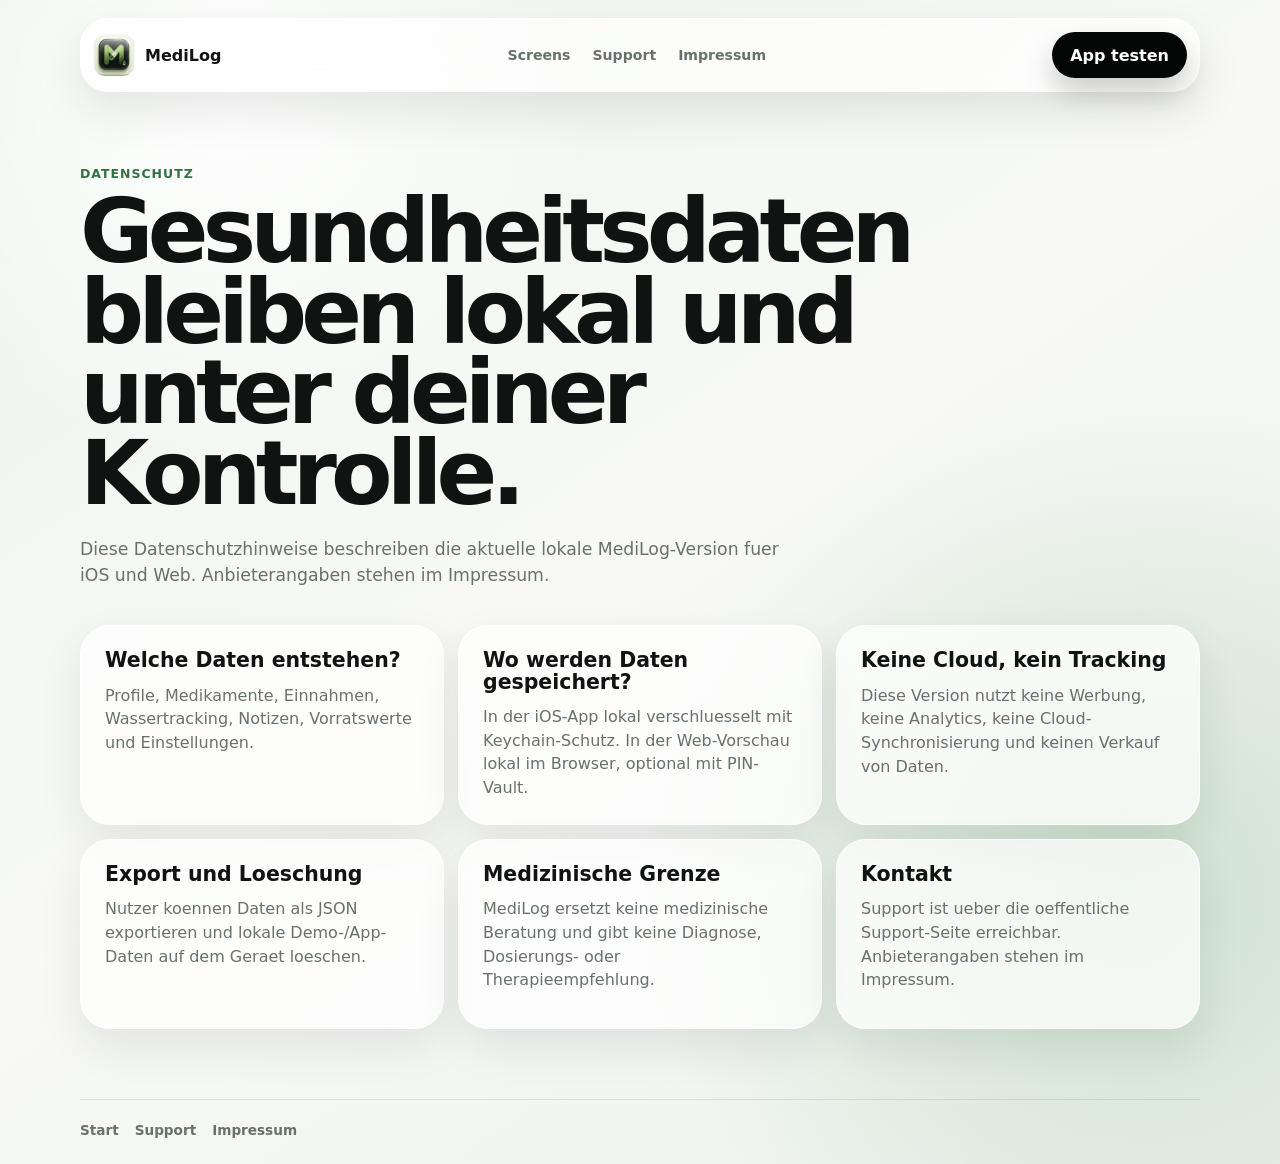
<file: privacy.html>
<!doctype html>
<html lang="de">
  <head>
    <meta charset="UTF-8" />
    <meta name="viewport" content="width=device-width, initial-scale=1.0" />
    <meta
      name="description"
      content="Datenschutzhinweise fuer MediLog: lokale Speicherung, keine Werbung, keine Cloud-Pflicht und manueller Export."
    />
    <meta name="theme-color" content="#eef2ed" />
    <link rel="canonical" href="https://meloxkgz-ship-it.github.io/medilog-care/privacy.html" />
    <meta property="og:title" content="Datenschutz | MediLog" />
    <meta property="og:description" content="MediLog speichert Gesundheitsdaten lokal und ist fuer Datenminimierung gebaut." />
    <meta property="og:type" content="website" />
    <meta property="og:locale" content="de_DE" />
    <meta property="og:url" content="https://meloxkgz-ship-it.github.io/medilog-care/privacy.html" />
    <title>Datenschutz | MediLog</title>
    <link rel="icon" href="icons/medilog-icon-192.png" type="image/png" />
    <link rel="apple-touch-icon" href="icons/apple-touch-icon.png" />
    <link rel="stylesheet" href="landing.css" />
  </head>
  <body>
    <header class="site-nav">
      <a class="brand" href="landing.html" aria-label="MediLog Start">
        <img src="icons/medilog-icon-192.png" alt="" />
        <span>MediLog</span>
      </a>
      <nav>
        <a href="landing.html#screens">Screens</a>
        <a href="support.html">Support</a>
        <a href="impressum.html">Impressum</a>
      </nav>
      <a class="nav-cta" href="index.html#premium">App testen</a>
    </header>

    <main class="legal-page">
      <section class="legal-hero">
        <p class="eyebrow">Datenschutz</p>
        <h1>Gesundheitsdaten bleiben lokal und unter deiner Kontrolle.</h1>
        <p>
          Diese Datenschutzhinweise beschreiben die aktuelle lokale MediLog-Version fuer iOS und Web.
          Anbieterangaben stehen im Impressum.
        </p>
      </section>

      <section class="legal-grid">
        <article class="legal-panel">
          <h2>Welche Daten entstehen?</h2>
          <p>Profile, Medikamente, Einnahmen, Wassertracking, Notizen, Vorratswerte und Einstellungen.</p>
        </article>
        <article class="legal-panel">
          <h2>Wo werden Daten gespeichert?</h2>
          <p>In der iOS-App lokal verschluesselt mit Keychain-Schutz. In der Web-Vorschau lokal im Browser, optional mit PIN-Vault.</p>
        </article>
        <article class="legal-panel">
          <h2>Keine Cloud, kein Tracking</h2>
          <p>Diese Version nutzt keine Werbung, keine Analytics, keine Cloud-Synchronisierung und keinen Verkauf von Daten.</p>
        </article>
        <article class="legal-panel">
          <h2>Export und Loeschung</h2>
          <p>Nutzer koennen Daten als JSON exportieren und lokale Demo-/App-Daten auf dem Geraet loeschen.</p>
        </article>
        <article class="legal-panel">
          <h2>Medizinische Grenze</h2>
          <p>MediLog ersetzt keine medizinische Beratung und gibt keine Diagnose, Dosierungs- oder Therapieempfehlung.</p>
        </article>
        <article class="legal-panel">
          <h2>Kontakt</h2>
          <p>Support ist ueber die oeffentliche Support-Seite erreichbar. Anbieterangaben stehen im Impressum.</p>
        </article>
      </section>
    </main>

    <footer class="site-footer">
      <a href="landing.html">Start</a>
      <a href="support.html">Support</a>
      <a href="impressum.html">Impressum</a>
    </footer>
  </body>
</html>
</file>
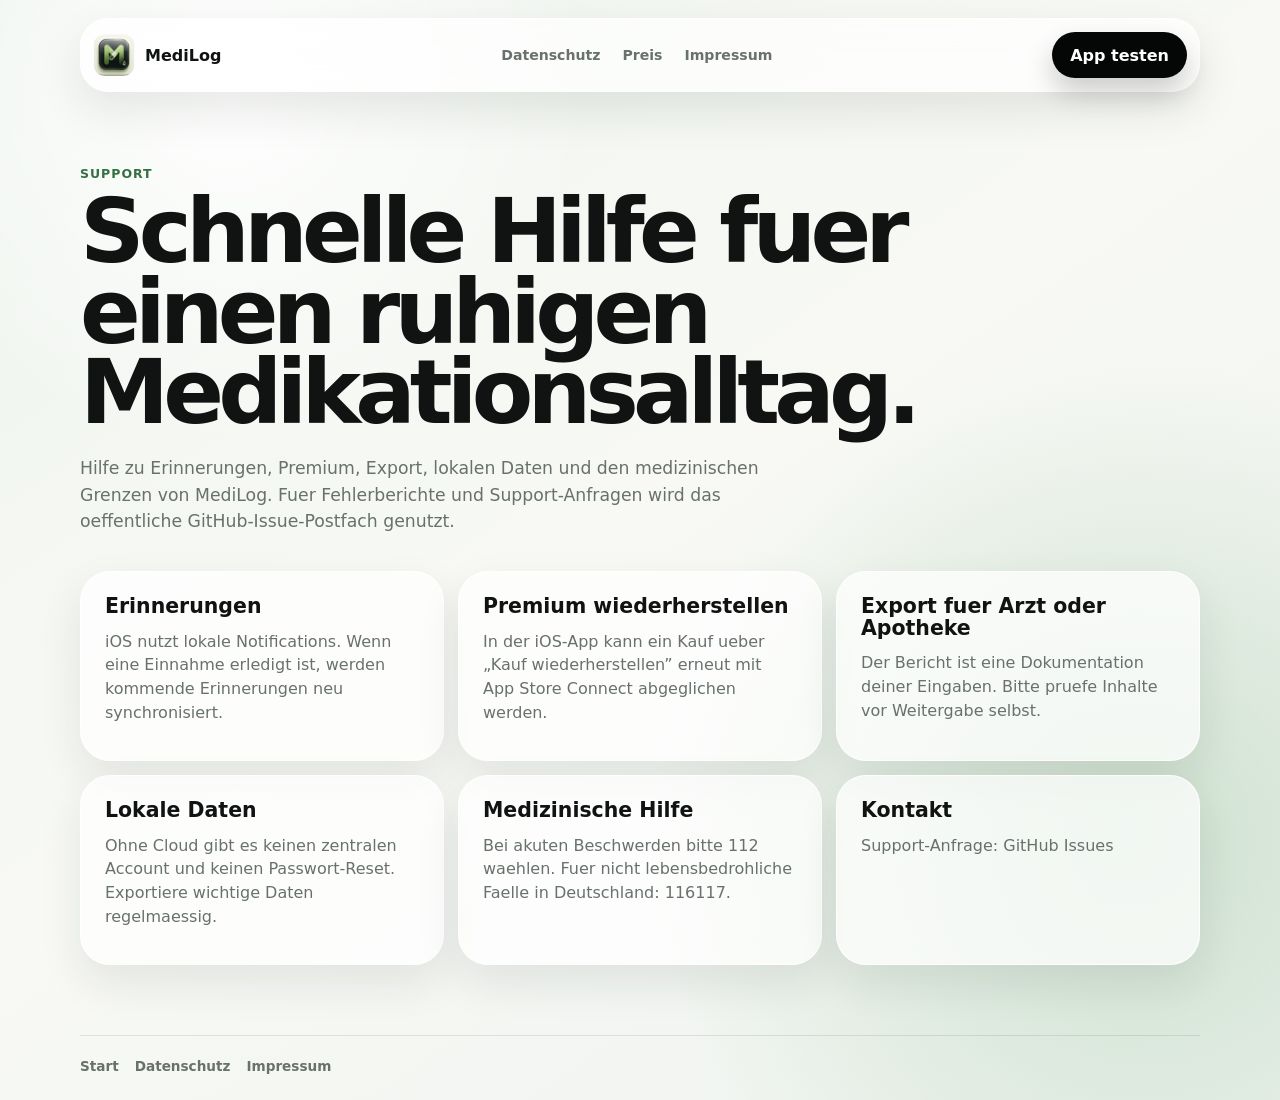
<file: support.html>
<!doctype html>
<html lang="de">
  <head>
    <meta charset="UTF-8" />
    <meta name="viewport" content="width=device-width, initial-scale=1.0" />
    <meta
      name="description"
      content="Support fuer MediLog: Hilfe zu Erinnerungen, Premium, Export, Datenschutz und lokaler Speicherung."
    />
    <meta name="theme-color" content="#eef2ed" />
    <link rel="canonical" href="https://meloxkgz-ship-it.github.io/medilog-care/support.html" />
    <meta property="og:title" content="Support | MediLog" />
    <meta property="og:description" content="Hilfe zu MediLog, lokalen Daten, Premium, Erinnerungen und Export." />
    <meta property="og:type" content="website" />
    <meta property="og:locale" content="de_DE" />
    <meta property="og:url" content="https://meloxkgz-ship-it.github.io/medilog-care/support.html" />
    <title>Support | MediLog</title>
    <link rel="icon" href="icons/medilog-icon-192.png" type="image/png" />
    <link rel="apple-touch-icon" href="icons/apple-touch-icon.png" />
    <link rel="stylesheet" href="landing.css" />
  </head>
  <body>
    <header class="site-nav">
      <a class="brand" href="landing.html" aria-label="MediLog Start">
        <img src="icons/medilog-icon-192.png" alt="" />
        <span>MediLog</span>
      </a>
      <nav>
        <a href="privacy.html">Datenschutz</a>
        <a href="landing.html#pricing">Preis</a>
        <a href="impressum.html">Impressum</a>
      </nav>
      <a class="nav-cta" href="index.html#premium">App testen</a>
    </header>

    <main class="legal-page">
      <section class="legal-hero">
        <p class="eyebrow">Support</p>
        <h1>Schnelle Hilfe fuer einen ruhigen Medikationsalltag.</h1>
        <p>
          Hilfe zu Erinnerungen, Premium, Export, lokalen Daten und den medizinischen Grenzen von MediLog.
          Fuer Fehlerberichte und Support-Anfragen wird das oeffentliche GitHub-Issue-Postfach genutzt.
        </p>
      </section>

      <section class="legal-grid">
        <article class="legal-panel">
          <h2>Erinnerungen</h2>
          <p>iOS nutzt lokale Notifications. Wenn eine Einnahme erledigt ist, werden kommende Erinnerungen neu synchronisiert.</p>
        </article>
        <article class="legal-panel">
          <h2>Premium wiederherstellen</h2>
          <p>In der iOS-App kann ein Kauf ueber „Kauf wiederherstellen” erneut mit App Store Connect abgeglichen werden.</p>
        </article>
        <article class="legal-panel">
          <h2>Export fuer Arzt oder Apotheke</h2>
          <p>Der Bericht ist eine Dokumentation deiner Eingaben. Bitte pruefe Inhalte vor Weitergabe selbst.</p>
        </article>
        <article class="legal-panel">
          <h2>Lokale Daten</h2>
          <p>Ohne Cloud gibt es keinen zentralen Account und keinen Passwort-Reset. Exportiere wichtige Daten regelmaessig.</p>
        </article>
        <article class="legal-panel">
          <h2>Medizinische Hilfe</h2>
          <p>Bei akuten Beschwerden bitte 112 waehlen. Fuer nicht lebensbedrohliche Faelle in Deutschland: 116117.</p>
        </article>
        <article class="legal-panel">
          <h2>Kontakt</h2>
          <p>
            Support-Anfrage:
            <a href="https://github.com/meloxkgz-ship-it/medilog-care/issues" target="_blank" rel="noreferrer">GitHub Issues</a>
          </p>
        </article>
      </section>
    </main>

    <footer class="site-footer">
      <a href="landing.html">Start</a>
      <a href="privacy.html">Datenschutz</a>
      <a href="impressum.html">Impressum</a>
    </footer>
  </body>
</html>
</file>
<file: styles.css>
:root {
  --bg: #f4f6f2;
  --surface: rgba(255, 255, 255, 0.9);
  --surface-solid: #ffffff;
  --ink: #101312;
  --muted: #737b77;
  --line: rgba(27, 34, 30, 0.08);
  --accent: #61b978;
  --accent-strong: #347044;
  --accent-soft: #e8f5ea;
  --amber: #f1a640;
  --danger: #9d3f37;
  --charcoal: #050706;
  --mono: "SF Mono", "Menlo", "Consolas", ui-monospace, monospace;
  --sans: -apple-system, BlinkMacSystemFont, "SF Pro Display", "Segoe UI", ui-sans-serif, system-ui, sans-serif;
  --shadow: 0 22px 56px rgba(27, 37, 31, 0.13);
  --screen-top-pad: 58px;
  --screen-side-pad: 20px;
  --tabbar-offset: 10px;
  --tabbar-height: 92px;
  --tabbar-clearance: calc(var(--tabbar-offset) + var(--tabbar-height) + 26px);
  color-scheme: light;
}

* {
  box-sizing: border-box;
}

html,
body {
  width: 100%;
  max-width: 100%;
  height: auto;
  overflow-x: hidden;
  overscroll-behavior-x: none;
  -webkit-text-size-adjust: 100%;
  text-size-adjust: 100%;
}

body {
  min-height: 100dvh;
  margin: 0;
  display: grid;
  place-items: center;
  overflow: hidden;
  background:
    radial-gradient(circle at 20% 10%, rgba(255, 255, 255, 0.92), transparent 28%),
    radial-gradient(circle at 86% 86%, rgba(205, 224, 207, 0.86), transparent 32%),
    linear-gradient(145deg, #eef4ee 0%, #f7f8f4 48%, #edf2ee 100%),
    var(--bg);
  color: var(--ink);
  font-family: var(--sans);
  letter-spacing: 0;
  touch-action: manipulation;
}

body::after {
  content: "";
  position: fixed;
  inset: 0;
  pointer-events: none;
  opacity: 0.08;
  background-image: radial-gradient(rgba(20, 24, 22, 0.2) 0.6px, transparent 0.6px);
  background-size: 5px 5px;
}

body.senior {
  font-size: 112%;
}

html[dir="rtl"] .app-header,
html[dir="rtl"] .section-heading,
html[dir="rtl"] .dose-item,
html[dir="rtl"] .care-card,
html[dir="rtl"] .profile-card,
html[dir="rtl"] .stock-row,
html[dir="rtl"] .setting-row,
html[dir="rtl"] .language-card,
html[dir="rtl"] .language-chip,
html[dir="rtl"] .history-row,
html[dir="rtl"] .premium-compare div,
html[dir="rtl"] .privacy-rights div,
html[dir="rtl"] .guide-actions button,
html[dir="rtl"] .routine-card {
  direction: rtl;
  text-align: right;
}

html[dir="rtl"] .dose-chevron,
html[dir="rtl"] [data-lucide="chevron-right"] {
  transform: scaleX(-1);
}

body.senior .dose-item,
body.senior .sheet-options button,
body.senior .profile-card,
body.senior .care-card,
body.senior .stock-row {
  min-height: 70px;
}

button,
input,
textarea,
select,
a {
  font: inherit;
  touch-action: manipulation;
}

input,
textarea,
select {
  font-size: 16px;
  max-width: 100%;
  min-width: 0;
}

button {
  border: 0;
  color: inherit;
  cursor: pointer;
}

:where(button, a, input, select, textarea):focus-visible {
  outline: 3px solid rgba(52, 112, 68, 0.42);
  outline-offset: 3px;
}

button:active {
  transform: translateY(1px) scale(0.99);
}

.hidden {
  display: none !important;
}

.ambient {
  position: fixed;
  width: 720px;
  height: 720px;
  border-radius: 42% 58% 47% 53%;
  background: rgba(255, 255, 255, 0.42);
  filter: blur(18px);
  transform: translate(-34vw, -28vh) rotate(9deg);
  pointer-events: none;
}

.device {
  width: min(100vw, 430px);
  height: min(940px, 100dvh);
  position: relative;
  display: flex;
  flex-direction: column;
  overflow: hidden;
  border: 11px solid #0b0c0c;
  border-radius: 52px;
  background:
    linear-gradient(180deg, rgba(255, 255, 255, 0.82), rgba(245, 247, 243, 0.92)),
    #f7f8f5;
  box-shadow:
    0 46px 120px rgba(21, 25, 23, 0.3),
    inset 0 0 0 1px rgba(255, 255, 255, 0.08);
}

.device::before {
  content: "";
  width: 126px;
  height: 34px;
  position: absolute;
  top: 10px;
  left: 50%;
  z-index: 4;
  border-radius: 999px;
  background: #050606;
  transform: translateX(-50%);
  box-shadow: inset 34px 0 0 rgba(255, 255, 255, 0.03), inset -22px 0 0 rgba(255, 255, 255, 0.04);
  pointer-events: none;
}

html.native-ios body {
  width: 100vw;
  min-height: 100svh;
  display: block;
  overflow-x: hidden;
  overflow-y: visible;
  background: var(--bg);
}

html.native-ios {
  --bg: #080b0a;
  --surface: rgba(19, 26, 22, 0.92);
  --surface-solid: #111813;
  --ink: #f5f8f4;
  --muted: #a8b5ad;
  --line: rgba(232, 245, 234, 0.1);
  --accent: #86d79a;
  --accent-strong: #b8efc0;
  --accent-soft: rgba(134, 215, 154, 0.16);
  --amber: #f3bb65;
  --danger: #ff9c91;
  --shadow: 0 22px 58px rgba(0, 0, 0, 0.34);
  min-height: 100%;
  overflow-x: hidden;
  overflow-y: auto;
  background: var(--bg);
  color-scheme: dark;
  overscroll-behavior-y: none;
}

html.native-ios .ambient,
html.native-ios .device::before {
  display: none;
}

html.native-ios .device {
  width: 100vw;
  min-height: 100vh;
  min-height: 100svh;
  height: auto;
  max-width: none;
  overflow: visible;
  border: 0;
  border-radius: 0;
  background:
    linear-gradient(180deg, rgba(16, 23, 19, 0.96), rgba(8, 12, 10, 0.98)),
    var(--bg);
  box-shadow: none;
}

html.native-ios .screen {
  --screen-top-pad: max(44px, calc(env(safe-area-inset-top) + 18px));
  --screen-side-pad: max(16px, calc(env(safe-area-inset-left) + 16px));
  --tabbar-offset: 0px;
  --tabbar-height: calc(96px + env(safe-area-inset-bottom));
  --tabbar-clearance: calc(var(--tabbar-height) + 28px);
  min-height: 100svh;
  overflow: visible;
  padding-right: max(16px, calc(env(safe-area-inset-right) + 16px));
  background: var(--bg);
  -webkit-overflow-scrolling: auto;
}

html.native-ios .tabbar {
  position: fixed;
  z-index: 5;
  right: 0;
  bottom: 0;
  left: 0;
  min-height: var(--tabbar-height);
  padding-bottom: max(22px, calc(env(safe-area-inset-bottom) + 12px));
  border-right: 0;
  border-bottom: 0;
  border-left: 0;
  border-radius: 0;
}

html.native-ios .icon-button,
html.native-ios .chip,
html.native-ios .chip.active,
html.native-ios .search-panel,
html.native-ios .panel,
html.native-ios .metric-tile,
html.native-ios .med-card,
html.native-ios .day-pill,
html.native-ios .profile-card,
html.native-ios .stock-row,
html.native-ios .setting-row,
html.native-ios .refill-row,
html.native-ios .language-card,
html.native-ios .language-chip,
html.native-ios .privacy-rights div,
html.native-ios .reminder-grid div,
html.native-ios .report-controls,
html.native-ios .report-document,
html.native-ios .report-events div,
html.native-ios .guide-actions button,
html.native-ios .choice-grid label,
html.native-ios .onboarding-points span,
html.native-ios .setup-path,
html.native-ios .routine-card,
html.native-ios .sheet-options button,
html.native-ios .ghost-button {
  border-color: rgba(232, 245, 234, 0.08);
  background: rgba(18, 25, 21, 0.9);
  color: var(--ink);
  box-shadow:
    0 16px 34px rgba(0, 0, 0, 0.22),
    inset 0 1px 0 rgba(255, 255, 255, 0.04);
}

html.native-ios .guide-actions button {
  border-color: rgba(134, 215, 154, 0.16);
  background: linear-gradient(180deg, rgba(22, 33, 27, 0.96), rgba(13, 20, 16, 0.94));
}

html.native-ios .guide-actions small,
html.native-ios .routine-card small,
html.native-ios .stock-row small,
html.native-ios .profile-card small,
html.native-ios .care-card small,
html.native-ios .setting-row small {
  color: #a8b5ad;
}

html.native-ios .protocol-card {
  border-color: rgba(232, 245, 234, 0.08);
  background:
    radial-gradient(circle at 78% 18%, rgba(146, 207, 166, 0.16), transparent 30%),
    linear-gradient(138deg, rgba(23, 31, 27, 0.98), rgba(14, 20, 17, 0.96) 58%, rgba(18, 27, 22, 0.98));
  box-shadow: 0 22px 46px rgba(0, 0, 0, 0.28);
}

html.native-ios .guide-panel,
html.native-ios .routine-panel {
  background:
    radial-gradient(circle at 88% 10%, rgba(134, 215, 154, 0.11), transparent 30%),
    rgba(18, 25, 21, 0.9);
}

html.native-ios .tabbar {
  background: rgba(14, 20, 17, 0.92);
  backdrop-filter: blur(22px);
}

html.native-ios .tab {
  color: #8f9c94;
}

html.native-ios .tab.active,
html.native-ios .dose-main strong,
html.native-ios .med-card h3,
html.native-ios .care-card strong,
html.native-ios .profile-card strong,
html.native-ios .stock-row strong,
html.native-ios .empty-state strong {
  color: var(--ink);
}

.screen {
  width: 100%;
  max-width: 100%;
  flex: 1;
  overflow-y: auto;
  overflow-x: hidden;
  padding: var(--screen-top-pad) var(--screen-side-pad) var(--tabbar-clearance);
  scroll-padding-top: var(--screen-top-pad);
  scroll-padding-bottom: var(--tabbar-clearance);
  scrollbar-width: none;
  overscroll-behavior: contain;
  -webkit-overflow-scrolling: touch;
}

.screen::-webkit-scrollbar {
  display: none;
}

.app-header,
.header-actions,
.chips,
.status-row,
.section-heading,
.text-action,
.link-action,
.primary-pill,
.completion-strip,
.tabbar,
.form-actions {
  display: flex;
  align-items: center;
}

.app-header {
  justify-content: space-between;
  gap: 18px;
  min-height: 54px;
}

.app-header > div:first-child,
.view,
.screen > section,
.panel,
.protocol-card,
.timeline-card,
.history-hero,
.compliance-card,
.premium-card,
.metric-tile,
.care-card,
.profile-card,
.stock-row,
.guide-actions button,
.routine-card,
.detail-grid div,
.setting-row {
  min-width: 0;
  max-width: 100%;
}

.date-label,
.kicker {
  margin: 0 0 6px;
  color: var(--muted);
  font-size: 0.72rem;
  font-weight: 800;
  text-transform: uppercase;
  letter-spacing: 0.02em;
}

h1,
h2,
h3,
p {
  margin: 0;
}

h1 {
  font-size: 2rem;
  line-height: 1;
  letter-spacing: 0;
}

h2 {
  letter-spacing: 0;
}

h1,
h2,
h3,
p,
small,
strong,
span,
button,
label {
  overflow-wrap: break-word;
}

.header-actions {
  gap: 10px;
  flex-shrink: 0;
}

.icon-button {
  width: 43px;
  height: 43px;
  position: relative;
  display: grid;
  place-items: center;
  border-radius: 50%;
  background: rgba(255, 255, 255, 0.86);
  box-shadow: inset 0 1px 0 rgba(255, 255, 255, 0.9), 0 12px 24px rgba(31, 42, 35, 0.07);
  transition: transform 180ms ease, background 180ms ease;
}

.icon-button svg {
  width: 20px;
}

.badge-button span {
  position: absolute;
  right: -3px;
  top: -4px;
  padding: 3px 5px;
  border-radius: 999px;
  background: linear-gradient(180deg, #ffbd54, #ef9631);
  color: white;
  font: 700 0.58rem var(--mono);
}

.guide-panel {
  background:
    linear-gradient(180deg, rgba(255, 255, 255, 0.92), rgba(239, 246, 241, 0.9)),
    var(--surface-solid);
}

.guide-actions {
  display: grid;
  gap: 9px;
}

.guide-actions button {
  min-height: 66px;
  display: grid;
  grid-template-columns: 36px minmax(0, 1fr);
  align-items: center;
  gap: 12px;
  padding: 11px;
  border: 1px solid rgba(52, 112, 68, 0.12);
  border-radius: 18px;
  background: rgba(255, 255, 255, 0.72);
  color: var(--ink);
  text-align: left;
}

.guide-actions svg {
  width: 22px;
  color: var(--accent-strong);
}

.guide-actions strong,
.guide-actions small {
  display: block;
}

.guide-actions small {
  margin-top: 3px;
  color: var(--muted);
  font-size: 0.72rem;
  line-height: 1.28;
}

.routine-panel {
  background:
    radial-gradient(circle at 88% 10%, rgba(97, 185, 120, 0.14), transparent 28%),
    rgba(255, 255, 255, 0.9);
}

.routine-list {
  display: grid;
  gap: 9px;
}

.routine-card {
  width: 100%;
  min-height: 72px;
  display: grid;
  grid-template-columns: 36px minmax(0, 1fr) auto;
  align-items: center;
  gap: 12px;
  padding: 12px;
  border: 1px solid rgba(35, 47, 40, 0.08);
  border-radius: 20px;
  background: rgba(255, 255, 255, 0.76);
  color: var(--ink);
  text-align: left;
  box-shadow: inset 0 1px 0 rgba(255, 255, 255, 0.72);
}

.routine-card svg {
  width: 22px;
  color: var(--accent-strong);
}

.routine-card strong,
.routine-card small {
  display: block;
  min-width: 0;
}

.routine-card strong {
  font-size: 0.88rem;
}

.routine-card small {
  margin-top: 3px;
  color: var(--muted);
  font-size: 0.72rem;
  font-weight: 800;
  line-height: 1.28;
}

.routine-card em {
  padding: 7px 10px;
  border-radius: 999px;
  background: rgba(52, 112, 68, 0.08);
  color: var(--accent-strong);
  font-size: 0.66rem;
  font-style: normal;
  font-weight: 950;
  white-space: nowrap;
}

.routine-card.warning {
  border-color: rgba(241, 166, 64, 0.26);
}

.routine-card.warning svg,
.routine-card.warning em {
  color: #a46522;
}

.routine-card.locked {
  opacity: 0.88;
}

.search-panel {
  margin-top: 16px;
  padding: 14px;
  border: 1px solid var(--line);
  border-radius: 22px;
  background: rgba(255, 255, 255, 0.9);
  animation: rise 260ms ease both;
}

.search-panel label,
.form-grid label,
.full-label {
  min-width: 0;
  display: grid;
  gap: 7px;
  color: #3e4741;
  font-size: 0.77rem;
  font-weight: 800;
}

input,
textarea {
  width: 100%;
  min-width: 0;
  border: 1px solid rgba(35, 47, 40, 0.14);
  border-radius: 14px;
  background: #f8faf7;
  color: var(--ink);
  outline: 0;
}

input {
  height: 44px;
  padding: 0 12px;
}

input[type="file"] {
  height: auto;
  padding: 10px;
}

textarea {
  min-height: 108px;
  resize: vertical;
  padding: 12px;
}

input:focus,
textarea:focus {
  border-color: rgba(69, 125, 101, 0.55);
  box-shadow: 0 0 0 4px rgba(69, 125, 101, 0.1);
}

@media (prefers-reduced-motion: reduce) {
  *,
  *::before,
  *::after {
    animation-duration: 0.001ms !important;
    animation-iteration-count: 1 !important;
    scroll-behavior: auto !important;
    transition-duration: 0.001ms !important;
  }
}

.view {
  display: none;
  animation: rise 360ms cubic-bezier(0.16, 1, 0.3, 1) both;
}

.view.active {
  display: block;
}

.chips {
  gap: 10px;
  margin: 17px 0 16px;
  overflow-x: auto;
}

.chip {
  min-height: 38px;
  display: inline-flex;
  align-items: center;
  gap: 7px;
  padding: 0 15px;
  border: 1px solid transparent;
  border-radius: 999px;
  white-space: nowrap;
  background: rgba(255, 255, 255, 0.84);
  color: #4f5953;
  font-size: 0.82rem;
  font-weight: 800;
  transition: background 180ms ease, border-color 180ms ease;
}

.chip.active {
  border-color: rgba(29, 37, 32, 0.04);
  background: #ffffff;
  color: var(--ink);
}

.chip svg {
  width: 14px;
}

.protocol-card {
  min-height: 288px;
  position: relative;
  display: grid;
  grid-template-columns: 1.04fr 0.96fr;
  gap: 10px;
  overflow: hidden;
  padding: 25px 18px 22px;
  border: 1px solid rgba(255, 255, 255, 0.85);
  border-radius: 26px;
  background:
    radial-gradient(circle at 76% 20%, rgba(255, 255, 255, 0.96), transparent 28%),
    linear-gradient(138deg, rgba(255, 255, 255, 0.98), rgba(232, 237, 239, 0.88) 52%, rgba(237, 242, 239, 0.92));
  box-shadow:
    0 22px 42px rgba(25, 32, 28, 0.1),
    inset 0 1px 0 rgba(255, 255, 255, 0.9);
}

.protocol-card::after {
  content: "";
  position: absolute;
  right: 18px;
  bottom: 18px;
  width: 170px;
  height: 26px;
  border-radius: 50%;
  background: radial-gradient(ellipse, rgba(19, 24, 22, 0.16), transparent 68%);
  filter: blur(2px);
}

.protocol-copy {
  position: relative;
  z-index: 2;
}

.protocol-card h2 {
  max-width: 174px;
  font-size: 1.46rem;
  line-height: 1.04;
}

.protocol-card p:not(.kicker) {
  max-width: 180px;
  margin-top: 10px;
  color: var(--muted);
  font-size: 0.82rem;
  line-height: 1.38;
}

.status-row {
  flex-wrap: wrap;
  gap: 8px;
  margin: 17px 0;
}

.status {
  display: inline-flex;
  align-items: center;
  min-height: 27px;
  padding: 0 10px;
  border-radius: 999px;
  background: rgba(255, 255, 255, 0.78);
  color: #67736c;
  font-size: 0.72rem;
  font-weight: 900;
}

.status.good {
  background: var(--accent-soft);
  color: var(--accent-strong);
}

.primary-pill {
  gap: 12px;
  min-height: 47px;
  min-width: 0;
  padding: 0 8px 0 18px;
  border-radius: 999px;
  background: var(--charcoal);
  color: white;
  font-size: 0.86rem;
  font-weight: 900;
  white-space: nowrap;
  box-shadow: 0 13px 24px rgba(5, 7, 6, 0.18), inset 0 1px 0 rgba(255, 255, 255, 0.12);
}

.primary-pill svg {
  width: 31px;
  height: 31px;
  flex: 0 0 31px;
  padding: 7px;
  border-radius: 50%;
  background: rgba(255, 255, 255, 0.12);
}

.protocol-card .primary-pill {
  font-size: 0.8rem;
}

.medicine-visual {
  z-index: 1;
  position: relative;
  min-height: 210px;
}

.glass-bottle {
  width: 74px;
  height: 146px;
  position: absolute;
  right: 64px;
  bottom: 7px;
  display: grid;
  place-items: center;
  border: 1px solid rgba(25, 33, 30, 0.17);
  border-radius: 12px 12px 22px 22px;
  background:
    linear-gradient(90deg, rgba(255, 255, 255, 0.96) 0%, rgba(194, 207, 207, 0.82) 20%, rgba(255, 255, 255, 0.96) 52%, rgba(194, 207, 207, 0.82) 100%),
    linear-gradient(180deg, rgba(255, 255, 255, 0.4), rgba(204, 214, 213, 0.3));
  box-shadow: 0 18px 25px rgba(19, 25, 22, 0.17), inset 8px 0 10px rgba(255, 255, 255, 0.28);
}

.glass-bottle::before {
  content: "";
  width: 46px;
  height: 27px;
  position: absolute;
  top: -20px;
  border-radius: 9px 9px 4px 4px;
  background: linear-gradient(90deg, #214a64, #0c2538);
  box-shadow: 0 2px 0 rgba(255, 255, 255, 0.28) inset;
}

.glass-bottle span {
  width: 64px;
  padding: 11px 3px;
  border-radius: 5px;
  background: #f8faf7;
  color: #1f2a27;
  text-align: center;
  font-size: 0.62rem;
  font-weight: 900;
  line-height: 1.18;
}

.glass-bottle.secondary {
  right: 4px;
  bottom: 5px;
  transform: scale(0.97);
}

.glass-bottle.secondary::before {
  background: linear-gradient(90deg, #51585d, #15191c);
}

.glass-bottle.secondary span {
  color: #303738;
}

.dose-wheel {
  width: 106px;
  position: absolute;
  right: -22px;
  bottom: 35px;
  display: grid;
  grid-template-columns: repeat(4, 1fr);
  gap: 8px;
  padding: 12px;
  transform: rotate(-10deg);
  border-radius: 17px;
  background: linear-gradient(135deg, #dfe5e1, #ffffff);
  box-shadow: 0 18px 24px rgba(19, 25, 22, 0.12);
  animation: floaty 4.8s ease-in-out infinite;
}

.dose-wheel span {
  aspect-ratio: 1;
  border-radius: 50%;
  background: radial-gradient(circle at 35% 30%, #ffffff, #cdd8d5 65%);
}

.panel,
.insight-grid,
.timeline-card,
.calendar-strip,
.history-hero,
.compliance-card,
.emergency-panel,
.danger-button,
.library-heading,
.reminder-panel,
.care-panel,
.hydration-panel,
.stock-panel {
  margin-top: 20px;
}

.panel {
  padding: 17px;
  border: 1px solid rgba(255, 255, 255, 0.9);
  border-radius: 24px;
  background: rgba(255, 255, 255, 0.88);
  box-shadow:
    0 16px 32px rgba(36, 44, 38, 0.07),
    inset 0 1px 0 rgba(255, 255, 255, 0.88);
}

.section-heading {
  justify-content: space-between;
  gap: 14px;
  margin-bottom: 14px;
}

.section-heading > div,
.text-action span,
.link-action span {
  min-width: 0;
}

.section-heading h2 {
  font-size: 1.1rem;
}

.text-action,
.link-action {
  gap: 7px;
  background: transparent;
  color: #435049;
  font-size: 0.82rem;
  font-weight: 900;
}

.text-action svg {
  width: 27px;
  height: 27px;
  padding: 6px;
  border-radius: 50%;
  background: #edf2ed;
}

.link-action svg {
  width: 16px;
}

.dose-list,
.history-list,
.rule-list,
.privacy-list {
  display: grid;
  gap: 8px;
}

.dose-item {
  width: 100%;
  display: grid;
  grid-template-columns: 38px 1fr auto 18px;
  align-items: center;
  gap: 10px;
  min-height: 58px;
  padding: 0 4px;
  border-bottom: 1px solid var(--line);
  background: transparent;
  text-align: left;
}

.dose-main,
.history-row div,
.care-card > span:not(.care-avatar),
.profile-card span,
.stock-row span,
.setting-row span,
.refill-row span,
.plan-option > span:first-child,
.water-meter > div,
.metric-tile,
.reminder-grid div {
  min-width: 0;
}

.dose-item:last-child {
  border-bottom: 0;
}

.dose-check {
  width: 30px;
  height: 30px;
  display: grid;
  place-items: center;
  border: 2px solid #dce4dd;
  border-radius: 50%;
  background: white;
  color: white;
}

.dose-item.done .dose-check {
  border-color: var(--accent);
  background: var(--accent);
}

.dose-main strong,
.med-card h3 {
  display: block;
  font-size: 0.92rem;
}

.dose-main strong,
.dose-main span,
.history-row strong,
.history-row span,
.care-card strong,
.care-card small,
.profile-card strong,
.profile-card small,
.stock-row strong,
.stock-row small,
.metric-tile p {
  overflow: hidden;
  text-overflow: ellipsis;
}

.dose-main strong,
.dose-main span,
.history-row strong,
.history-row span,
.care-card strong,
.care-card small,
.profile-card strong,
.profile-card small,
.stock-row strong,
.stock-row small {
  white-space: nowrap;
}

.dose-main span,
.dose-meta,
.med-card p,
.history-row span,
.metric-tile p {
  color: var(--muted);
  font-size: 0.76rem;
  font-weight: 700;
}

.dose-meta,
.metric-tile strong,
.history-hero h2,
.emergency-panel strong {
  font-family: var(--mono);
}

.dose-chevron {
  width: 16px;
  color: #98a39d;
}

.completion-strip {
  justify-content: space-between;
  gap: 12px;
  min-height: 46px;
  margin-top: 12px;
  padding: 0 15px;
  border-radius: 999px;
  background: linear-gradient(90deg, #e6f1e8, #eef4ef);
  color: var(--accent-strong);
  font-size: 0.82rem;
  font-weight: 900;
}

.completion-track {
  width: 96px;
  height: 7px;
  overflow: hidden;
  border-radius: 999px;
  background: #d8e3da;
}

.completion-track span {
  display: block;
  width: 0;
  height: 100%;
  border-radius: inherit;
  background: var(--accent);
  transition: width 220ms ease;
}

.empty-state {
  display: grid;
  justify-items: center;
  gap: 8px;
  padding: 24px 12px;
  color: var(--muted);
  text-align: center;
}

.empty-state svg {
  width: 32px;
  color: var(--accent);
}

.empty-state strong {
  color: var(--ink);
  font-size: 0.9rem;
}

.empty-state span {
  max-width: 260px;
  font-size: 0.78rem;
  line-height: 1.35;
}

.insight-grid {
  display: grid;
  grid-template-columns: minmax(0, 1.25fr) minmax(0, 0.9fr);
  gap: 10px;
}

.metric-tile {
  width: 100%;
  min-height: 112px;
  padding: 15px;
  border: 0;
  border-radius: 21px;
  background: rgba(255, 255, 255, 0.88);
  color: inherit;
  text-align: left;
  box-shadow: 0 14px 26px rgba(36, 44, 38, 0.06);
}

.metric-tile span {
  color: var(--muted);
  font-size: 0.72rem;
  font-weight: 900;
}

.metric-tile strong {
  display: block;
  margin: 8px 0 4px;
  font-size: 1.75rem;
  letter-spacing: 0;
}

.metric-tile.warning {
  background: linear-gradient(180deg, #fff9ef, #fffdf8);
}

.water-meter {
  display: grid;
  grid-template-columns: 68px minmax(0, 1fr);
  gap: 16px;
  align-items: center;
}

.water-glass {
  width: 64px;
  height: 112px;
  position: relative;
  overflow: hidden;
  border: 2px solid rgba(37, 95, 74, 0.24);
  border-radius: 16px 16px 24px 24px;
  background: linear-gradient(180deg, rgba(255, 255, 255, 0.92), rgba(231, 241, 237, 0.72));
}

.water-glass span {
  position: absolute;
  right: 0;
  bottom: 0;
  left: 0;
  height: 0;
  border-radius: 18px 18px 20px 20px;
  background: linear-gradient(180deg, #89c8d5, #4f9aa7);
  transition: height 240ms ease;
}

.water-meter strong {
  display: block;
  font-family: var(--mono);
  font-size: 1.8rem;
}

.water-meter p {
  margin-top: 4px;
  color: var(--muted);
  font-size: 0.8rem;
  font-weight: 800;
}

.water-dots {
  display: flex;
  flex-wrap: wrap;
  gap: 6px;
  margin-top: 12px;
  max-width: 100%;
  overflow: hidden;
}

.water-dots span {
  width: 16px;
  flex: 0 0 16px;
  height: 16px;
  border-radius: 50%;
  background: #dde8e2;
}

.water-dots span.done {
  background: #4f9aa7;
}

.reminder-grid {
  display: grid;
  grid-template-columns: repeat(3, 1fr);
  gap: 8px;
}

.reminder-grid div {
  min-height: 78px;
  padding: 12px;
  border-radius: 18px;
  background: #f4f7f2;
}

.reminder-grid span,
.stock-row small,
.profile-card small {
  display: block;
  color: var(--muted);
  font-size: 0.68rem;
  font-weight: 800;
  line-height: 1.28;
}

.reminder-grid strong {
  display: block;
  margin-top: 8px;
  font-family: var(--mono);
  font-size: 0.9rem;
}

.timeline-card,
.history-hero,
.compliance-card {
  padding: 22px;
  border-radius: 30px;
  background: var(--charcoal);
  color: white;
  box-shadow: var(--shadow);
}

.premium-card {
  display: grid;
  gap: 16px;
  margin-top: 20px;
  padding: 22px;
  max-width: 100%;
  overflow: hidden;
  position: relative;
  border-radius: 30px;
  background:
    radial-gradient(circle at 88% 10%, rgba(157, 238, 172, 0.18), transparent 32%),
    radial-gradient(circle at 8% 90%, rgba(89, 188, 159, 0.12), transparent 34%),
    linear-gradient(145deg, #07110c 0%, #020403 76%);
  color: white;
  box-shadow: var(--shadow);
}

.premium-card::after {
  content: "";
  width: 170px;
  height: 170px;
  position: absolute;
  right: -72px;
  bottom: -82px;
  pointer-events: none;
  border-radius: 50%;
  background: rgba(255, 255, 255, 0.06);
}

.premium-card h2 {
  margin-bottom: 8px;
  font-size: 1.55rem;
  overflow-wrap: anywhere;
}

.premium-card p {
  max-width: 100%;
  color: rgba(255, 255, 255, 0.72);
  font-size: 0.84rem;
  line-height: 1.42;
  hyphens: auto;
  overflow-wrap: anywhere;
}

.premium-card .premium-subcopy {
  margin-top: 8px;
  color: rgba(184, 239, 192, 0.9);
  font-size: 0.78rem;
  font-weight: 850;
}

.premium-plans {
  display: grid;
  gap: 10px;
  min-width: 0;
  max-width: 100%;
}

.premium-value-row {
  display: grid;
  grid-template-columns: repeat(2, minmax(0, 1fr));
  gap: 9px;
  position: relative;
  z-index: 1;
}

.premium-value-row span {
  min-width: 0;
  padding: 12px;
  border: 1px solid rgba(184, 239, 192, 0.2);
  border-radius: 18px;
  background: rgba(184, 239, 192, 0.1);
}

.premium-value-row strong,
.premium-value-row small {
  display: block;
  min-width: 0;
  overflow-wrap: anywhere;
}

.premium-value-row strong {
  color: #f7fff7;
  font-size: 0.86rem;
  font-weight: 950;
}

.premium-value-row small {
  margin-top: 3px;
  color: rgba(255, 255, 255, 0.62);
  font-size: 0.66rem;
  font-weight: 850;
  line-height: 1.25;
}

.premium-proof,
.premium-compare {
  display: grid;
  position: relative;
  z-index: 1;
  gap: 8px;
}

.premium-proof {
  grid-template-columns: repeat(3, minmax(0, 1fr));
}

.premium-proof span,
.premium-compare div {
  min-width: 0;
  border: 1px solid rgba(255, 255, 255, 0.12);
  background: rgba(255, 255, 255, 0.07);
  box-shadow: inset 0 1px 0 rgba(255, 255, 255, 0.06);
}

.premium-proof span {
  display: grid;
  gap: 2px;
  min-height: 58px;
  align-content: center;
  padding: 9px;
  border-radius: 17px;
}

.premium-proof strong,
.premium-proof small,
.premium-compare span,
.premium-compare strong {
  display: block;
  min-width: 0;
}

.premium-proof strong {
  color: #f8fff8;
  font-size: 0.74rem;
  font-weight: 950;
  overflow-wrap: anywhere;
}

.premium-proof small,
.premium-compare span {
  color: rgba(255, 255, 255, 0.58);
  font-size: 0.62rem;
  font-weight: 900;
  text-transform: uppercase;
  overflow-wrap: anywhere;
}

.premium-compare {
  gap: 9px;
}

.premium-compare div {
  display: grid;
  gap: 5px;
  padding: 12px 13px;
  border-radius: 18px;
}

.premium-compare strong {
  color: rgba(255, 255, 255, 0.88);
  font-size: 0.76rem;
  line-height: 1.28;
}

.plan-option {
  min-width: 0;
  max-width: 100%;
  min-height: 76px;
  display: grid;
  grid-template-columns: 24px minmax(0, 1fr);
  gap: 12px;
  align-items: center;
  padding: 14px;
  border: 1px solid rgba(255, 255, 255, 0.12);
  border-radius: 22px;
  background: rgba(255, 255, 255, 0.08);
  color: white;
  text-align: left;
  box-shadow: inset 0 1px 0 rgba(255, 255, 255, 0.06);
}

.plan-option.featured {
  border-color: rgba(184, 239, 192, 0.32);
  background:
    linear-gradient(135deg, rgba(184, 239, 192, 0.16), rgba(255, 255, 255, 0.06)),
    rgba(255, 255, 255, 0.06);
}

.plan-check {
  width: 24px;
  height: 24px;
  display: inline-flex;
  align-items: center;
  justify-content: center;
  border-radius: 999px;
  background: rgba(255, 255, 255, 0.08);
  color: rgba(255, 255, 255, 0.58);
}

.plan-check svg {
  width: 15px;
  height: 15px;
}

.plan-option.active {
  border-color: rgba(156, 232, 167, 0.7);
  background: rgba(232, 245, 234, 0.14);
}

.plan-option.active .plan-check {
  background: #b8efc0;
  color: #07100b;
}

.plan-option strong,
.plan-option small,
.plan-price b,
.plan-price em {
  display: block;
}

.plan-option strong {
  display: flex;
  flex-wrap: wrap;
  gap: 7px;
  align-items: center;
  font-size: 0.95rem;
  line-height: 1.18;
  overflow-wrap: anywhere;
}

.plan-badge {
  display: inline-flex;
  min-height: 22px;
  align-items: center;
  padding: 0 8px;
  border: 1px solid rgba(184, 239, 192, 0.22);
  border-radius: 999px;
  background: rgba(184, 239, 192, 0.13);
  color: #caffcf;
  font-size: 0.62rem;
  font-style: normal;
  font-weight: 950;
  line-height: 1;
}

.plan-option small,
.plan-price em {
  color: rgba(255, 255, 255, 0.62);
  font-size: 0.7rem;
  font-weight: 800;
  line-height: 1.25;
}

.plan-price {
  grid-column: 2;
  text-align: left;
}

.plan-price b {
  font-family: var(--sans);
  font-size: 1.05rem;
  letter-spacing: 0;
  font-variant-numeric: tabular-nums;
  overflow-wrap: anywhere;
}

.premium-price {
  width: max-content;
  padding: 12px 14px;
  border: 1px solid rgba(255, 255, 255, 0.12);
  border-radius: 18px;
  background: rgba(255, 255, 255, 0.08);
}

.premium-price strong,
.premium-price span {
  display: block;
}

.premium-price strong {
  font-family: var(--mono);
  font-size: 1.3rem;
}

.premium-price span,
.premium-status {
  color: rgba(255, 255, 255, 0.62);
  font-size: 0.72rem;
  font-weight: 800;
}

.premium-card ul {
  display: grid;
  gap: 9px;
  margin: 0;
  padding: 0;
  list-style: none;
}

.premium-card li {
  display: flex;
  align-items: center;
  gap: 9px;
  color: rgba(255, 255, 255, 0.84);
  font-size: 0.82rem;
  font-weight: 800;
}

.premium-card li svg {
  width: 18px;
  color: #9ce8a7;
}

.premium-card .primary-pill {
  width: 100%;
  max-width: 100%;
  min-height: 54px;
  justify-content: space-between;
  background: white;
  color: var(--charcoal);
}

.premium-card .primary-pill span {
  min-width: 0;
  overflow-wrap: anywhere;
  line-height: 1.15;
}

.premium-card .primary-pill svg {
  background: #edf6ed;
  color: var(--accent-strong);
}

.ghost-on-dark {
  width: fit-content;
  max-width: 100%;
  min-height: 40px;
  padding: 0 14px;
  border: 1px solid rgba(255, 255, 255, 0.14);
  border-radius: 999px;
  background: rgba(255, 255, 255, 0.08);
  color: rgba(255, 255, 255, 0.86);
  font-size: 0.78rem;
  font-weight: 900;
}

.premium-message {
  display: none;
  min-height: 0;
  padding: 11px 12px;
  border: 1px solid rgba(184, 239, 192, 0.18);
  border-radius: 16px;
  background: rgba(184, 239, 192, 0.09);
  color: rgba(255, 255, 255, 0.82);
  font-size: 0.74rem;
  font-weight: 850;
  line-height: 1.3;
  overflow-wrap: anywhere;
}

.premium-message.show {
  display: block;
}

.premium-message.error {
  border-color: rgba(255, 161, 133, 0.32);
  background: rgba(255, 161, 133, 0.12);
  color: #ffd8cc;
}

.premium-message.success {
  color: #d7ffdc;
}

.premium-trust-row {
  display: flex;
  flex-wrap: wrap;
  gap: 7px;
  position: relative;
  z-index: 1;
}

.premium-trust-row span {
  display: inline-flex;
  min-height: 32px;
  align-items: center;
  gap: 6px;
  padding: 0 9px;
  border: 1px solid rgba(255, 255, 255, 0.13);
  border-radius: 999px;
  background: rgba(255, 255, 255, 0.07);
  color: rgba(255, 255, 255, 0.78);
  font-size: 0.66rem;
  font-weight: 900;
}

.premium-trust-row svg {
  width: 14px;
  height: 14px;
  color: #9ce8a7;
}

.premium-legal {
  display: grid;
  gap: 8px;
  position: relative;
  z-index: 1;
  padding-top: 2px;
}

.premium-legal p {
  max-width: none;
  margin: 0;
  color: rgba(255, 255, 255, 0.62);
  font-size: 0.68rem;
  line-height: 1.35;
  overflow-wrap: anywhere;
}

.premium-links {
  display: flex;
  flex-wrap: wrap;
  gap: 8px;
}

.premium-links a {
  min-height: 34px;
  display: inline-flex;
  align-items: center;
  padding: 0 11px;
  border: 1px solid rgba(255, 255, 255, 0.14);
  border-radius: 999px;
  background: rgba(255, 255, 255, 0.08);
  color: rgba(255, 255, 255, 0.9);
  font-size: 0.7rem;
  font-weight: 900;
  text-decoration: none;
}

.native-status {
  color: rgba(255, 255, 255, 0.56);
  font-size: 0.7rem;
  font-weight: 800;
  line-height: 1.35;
}

.settings-list,
.refill-settings-list {
  display: grid;
  gap: 9px;
}

.setting-row,
.refill-row {
  display: grid;
  grid-template-columns: 1fr minmax(94px, 130px);
  gap: 12px;
  align-items: center;
  min-height: 62px;
  padding: 10px 12px;
  border-radius: 18px;
  background: #f4f7f2;
}

.language-card {
  display: grid;
  gap: 10px;
  padding: 12px;
  border: 1px solid rgba(35, 47, 40, 0.1);
  border-radius: 18px;
  background:
    linear-gradient(135deg, rgba(255, 255, 255, 0.86), rgba(232, 241, 233, 0.8)),
    #f4f7f2;
}

.language-card > span {
  display: flex;
  justify-content: space-between;
  gap: 10px;
  align-items: end;
}

.language-card strong {
  font-size: 0.86rem;
}

.language-card small {
  color: var(--muted);
  font-size: 0.72rem;
  font-weight: 800;
}

.language-grid {
  display: grid;
  grid-template-columns: repeat(2, minmax(0, 1fr));
  gap: 7px;
  max-height: 210px;
  overflow: auto;
  padding-right: 2px;
  scrollbar-width: thin;
}

.language-chip {
  display: grid;
  grid-template-columns: 32px 1fr;
  gap: 8px;
  align-items: center;
  min-width: 0;
  min-height: 44px;
  padding: 7px 9px;
  border: 1px solid rgba(35, 47, 40, 0.1);
  border-radius: 14px;
  background: rgba(255, 255, 255, 0.72);
  color: var(--ink);
  text-align: left;
  box-shadow: none;
}

.language-chip span {
  display: grid;
  place-items: center;
  width: 32px;
  height: 30px;
  border-radius: 10px;
  background: rgba(52, 112, 68, 0.1);
  color: #2b5f38;
  font-size: 0.68rem;
  font-weight: 950;
}

.language-chip strong {
  overflow: hidden;
  font-size: 0.75rem;
  font-weight: 900;
  line-height: 1.15;
  text-overflow: ellipsis;
  white-space: nowrap;
}

.language-chip.active {
  border-color: rgba(91, 197, 115, 0.58);
  background: linear-gradient(135deg, rgba(91, 197, 115, 0.23), rgba(255, 255, 255, 0.84));
}

.setting-row span,
.refill-row span {
  display: grid;
  gap: 2px;
}

.setting-row strong,
.refill-row strong {
  font-size: 0.86rem;
}

.setting-row small,
.refill-row small {
  color: var(--muted);
  font-size: 0.72rem;
  font-weight: 800;
  line-height: 1.25;
}

.setting-row input,
.setting-row select,
.refill-row input {
  min-height: 40px;
  border: 1px solid rgba(35, 47, 40, 0.12);
  border-radius: 14px;
  background: rgba(255, 255, 255, 0.82);
  color: var(--ink);
  font-weight: 800;
}

.setting-row select {
  padding: 0 10px;
}

.setting-row input[type="checkbox"] {
  width: 24px;
  height: 24px;
  justify-self: end;
  accent-color: var(--accent);
}

.timeline-card {
  display: grid;
  grid-template-columns: 1fr 96px;
  gap: 12px;
  align-items: center;
}

.timeline-card p:not(.kicker),
.compliance-card p,
.history-hero span {
  color: rgba(255, 255, 255, 0.72);
  font-size: 0.82rem;
  line-height: 1.45;
  hyphens: auto;
  overflow-wrap: anywhere;
}

.week-ring {
  width: 88px;
  height: 88px;
  display: grid;
  place-items: center;
  border-radius: 50%;
  background: conic-gradient(var(--accent) 25%, rgba(255, 255, 255, 0.14) 0);
}

.week-ring span {
  width: 64px;
  height: 64px;
  display: grid;
  place-items: center;
  border-radius: 50%;
  background: var(--charcoal);
  font: 800 1rem var(--mono);
}

.calendar-strip {
  display: grid;
  grid-template-columns: repeat(7, 1fr);
  gap: 7px;
}

.day-pill {
  width: 100%;
  min-height: 72px;
  display: grid;
  place-items: center;
  gap: 4px;
  padding: 10px 0;
  border: 0;
  border-radius: 18px;
  background: rgba(255, 255, 255, 0.72);
  color: var(--muted);
  font-size: 0.72rem;
  font-weight: 800;
}

.day-pill strong {
  color: var(--ink);
  font-family: var(--mono);
}

.day-pill.done {
  background: var(--accent-soft);
}

.rule-list div,
.history-row,
.privacy-list label,
.privacy-list div,
.stock-row,
.profile-card {
  display: grid;
  grid-template-columns: 28px 1fr;
  gap: 10px;
  align-items: start;
  color: #4f5953;
  font-size: 0.8rem;
  line-height: 1.36;
}

.rule-list svg {
  width: 20px;
  color: var(--accent);
}

.privacy-list svg {
  width: 18px;
  color: var(--accent);
}

.panel-copy {
  color: var(--muted);
  font-size: 0.8rem;
  line-height: 1.45;
}

.care-dashboard {
  display: grid;
  gap: 9px;
}

.care-card {
  width: 100%;
  min-height: 62px;
  display: grid;
  grid-template-columns: 42px 1fr 24px;
  gap: 11px;
  align-items: center;
  padding: 10px;
  border: 1px solid rgba(27, 34, 30, 0.04);
  border-radius: 19px;
  background: linear-gradient(180deg, rgba(248, 251, 248, 0.96), rgba(239, 245, 240, 0.9));
  text-align: left;
}

.care-card.active {
  background: linear-gradient(180deg, #ebf7ed, #f8fbf7);
}

.care-card.locked,
.profile-card.locked,
.stock-row.locked {
  border: 1px dashed rgba(52, 112, 68, 0.24);
  background: rgba(255, 255, 255, 0.58);
}

.care-avatar {
  width: 42px;
  height: 42px;
  display: grid;
  place-items: center;
  border-radius: 50%;
  background: var(--charcoal);
  color: white;
  font-weight: 900;
}

.care-card strong,
.care-card small {
  display: block;
}

.care-card small {
  margin-top: 2px;
  color: var(--muted);
  font-size: 0.72rem;
  font-weight: 800;
}

.care-card svg {
  width: 20px;
  color: var(--accent);
}

.care-avatar svg {
  color: white;
}

.profile-list,
.stock-list {
  display: grid;
  gap: 8px;
}

.profile-card {
  width: 100%;
  grid-template-columns: 34px 1fr;
  align-items: center;
  min-height: 58px;
  padding: 10px;
  border: 1px solid transparent;
  border-radius: 18px;
  background: #f4f7f2;
  text-align: left;
}

.profile-card.active {
  border-color: rgba(69, 125, 101, 0.28);
  background: var(--accent-soft);
}

.profile-card svg,
.stock-row svg {
  width: 20px;
  color: var(--accent);
}

.medicine-grid {
  display: grid;
  grid-template-columns: repeat(2, minmax(0, 1fr));
  gap: 10px;
}

.med-card {
  width: 100%;
  min-height: 148px;
  display: grid;
  align-content: space-between;
  gap: 10px;
  padding: 14px;
  border: 1px solid rgba(255, 255, 255, 0.92);
  border-radius: 22px;
  background: rgba(255, 255, 255, 0.9);
  color: inherit;
  text-align: left;
  box-shadow:
    0 14px 28px rgba(36, 44, 38, 0.07),
    inset 0 1px 0 rgba(255, 255, 255, 0.9);
}

.med-visual {
  width: 42px;
  height: 68px;
  position: relative;
  border: 1px solid #d7dfdd;
  border-radius: 9px 9px 13px 13px;
  background:
    linear-gradient(90deg, #f8fbfb, #cdd8d8 45%, #ffffff),
    linear-gradient(180deg, #ffffff, #dbe4e1);
  box-shadow: 0 10px 18px rgba(23, 31, 27, 0.12);
}

.med-visual::before {
  content: "";
  width: 27px;
  height: 13px;
  position: absolute;
  left: 8px;
  top: -8px;
  border-radius: 6px 6px 2px 2px;
  background: #244e66;
}

.med-visual::after {
  content: "";
  width: 36px;
  height: 22px;
  position: absolute;
  left: 3px;
  top: 30px;
  border-radius: 4px;
  background: var(--accent);
}

.stock-pill {
  width: max-content;
  padding: 5px 8px;
  border-radius: 999px;
  background: #edf2ed;
  color: #5e6862;
  font-size: 0.68rem;
  font-weight: 900;
}

.stock-pill.low {
  background: #fff0df;
  color: #8a4b22;
}

.stock-row {
  width: 100%;
  grid-template-columns: 28px 1fr auto;
  align-items: center;
  min-height: 58px;
  padding: 10px;
  border-radius: 18px;
  background: #f4f7f2;
  color: inherit;
  text-align: left;
}

.stock-row.calm {
  grid-template-columns: 28px 1fr;
}

.stock-row button {
  min-height: 34px;
  padding: 0 10px;
  border-radius: 999px;
  background: var(--charcoal);
  color: white;
  font: 800 0.76rem var(--mono);
}

.history-hero h2 {
  margin-top: 8px;
  font-size: 3rem;
  line-height: 0.95;
}

.bars {
  height: 86px;
  display: grid;
  grid-template-columns: repeat(7, 1fr);
  align-items: end;
  gap: 8px;
  margin-top: 18px;
}

.bar {
  min-height: 12px;
  border-radius: 999px 999px 5px 5px;
  background: linear-gradient(180deg, #a7d7b0, #457d65);
}

.history-row {
  grid-template-columns: 34px 1fr auto;
  align-items: center;
  min-height: 50px;
  padding-bottom: 8px;
  border-bottom: 1px solid var(--line);
}

.history-row:last-child {
  border-bottom: 0;
}

.history-row i {
  width: 28px;
  height: 28px;
  display: grid;
  place-items: center;
  border-radius: 50%;
  background: var(--accent-soft);
  color: var(--accent);
}

.history-row svg {
  width: 16px;
}

.history-row time {
  color: var(--muted);
  font: 700 0.7rem var(--mono);
}

.history-row strong,
.history-row span {
  display: block;
}

.compliance-card svg {
  width: 32px;
  color: #a7d7b0;
}

.compliance-card h2 {
  margin: 12px 0 8px;
  font-size: 1.35rem;
}

.privacy-list label {
  grid-template-columns: 18px 1fr;
}

.privacy-list input {
  width: 16px;
  height: 16px;
  accent-color: var(--accent);
}

.privacy-rights {
  display: grid;
  gap: 9px;
}

.privacy-rights div {
  display: grid;
  grid-template-columns: 28px 1fr;
  gap: 10px;
  align-items: start;
  padding: 10px;
  border-radius: 16px;
  background: #f4f7f2;
}

.privacy-rights svg {
  width: 19px;
  color: var(--accent);
}

.privacy-rights strong,
.privacy-rights small {
  display: block;
}

.privacy-rights small {
  margin-top: 2px;
  color: var(--muted);
  font-size: 0.72rem;
  font-weight: 800;
  line-height: 1.32;
}

.privacy-actions {
  display: flex;
  flex-wrap: wrap;
  gap: 9px;
  margin-top: 12px;
}

.consent-row {
  display: grid;
  grid-template-columns: 18px 1fr;
  gap: 10px;
  margin-top: 12px;
  color: var(--muted);
  font-size: 0.76rem;
  font-weight: 800;
  line-height: 1.35;
}

.consent-row input {
  width: 18px;
  height: 18px;
  accent-color: var(--accent);
}

.vault-actions {
  display: grid;
  grid-template-columns: 1fr auto;
  gap: 8px;
}

.vault-actions .ghost-button {
  grid-column: 1 / -1;
  justify-self: stretch;
}

.emergency-panel {
  display: grid;
  grid-template-columns: 1fr 1fr;
  gap: 10px;
}

.emergency-panel div {
  min-height: 104px;
  padding: 14px;
  border-radius: 22px;
  background: #fff8ef;
}

.emergency-panel span {
  display: block;
  color: #715039;
  font-size: 0.72rem;
  font-weight: 900;
  line-height: 1.25;
}

.emergency-panel strong {
  display: block;
  margin-top: 12px;
  color: #7c3b27;
  font-size: 1.42rem;
}

.danger-button {
  width: 100%;
  min-height: 50px;
  display: flex;
  align-items: center;
  justify-content: center;
  gap: 9px;
  border-radius: 17px;
  background: #f8e8e5;
  color: var(--danger);
  font-weight: 900;
}

.danger-button svg {
  width: 19px;
}

.tabbar {
  min-height: var(--tabbar-height);
  position: absolute;
  right: 12px;
  bottom: var(--tabbar-offset);
  left: 12px;
  justify-content: space-around;
  gap: 2px;
  overflow: hidden;
  padding: 10px 12px 18px;
  border: 1px solid rgba(255, 255, 255, 0.72);
  border-radius: 30px 30px 38px 38px;
  background: rgba(255, 255, 255, 0.82);
  box-shadow:
    0 18px 34px rgba(28, 36, 31, 0.14),
    inset 0 1px 0 rgba(255, 255, 255, 0.95);
  backdrop-filter: blur(22px);
}

.tab {
  min-width: 0;
  flex: 1 1 0;
  display: grid;
  place-items: center;
  gap: 4px;
  background: transparent;
  color: #7d8780;
  font-size: 0.66rem;
  font-weight: 900;
}

.tab svg {
  width: 22px;
}

.tab.active {
  color: var(--charcoal);
}

.add-tab {
  width: 58px;
  height: 58px;
  flex: 0 0 58px;
  display: grid;
  place-items: center;
  margin-top: -24px;
  border-radius: 50%;
  background: var(--charcoal);
  color: white;
  box-shadow: 0 14px 28px rgba(8, 10, 9, 0.28);
}

.sheet {
  width: min(390px, calc(100vw - 34px));
  padding: 0;
  border: 0;
  border-radius: 28px;
  background: white;
  color: var(--ink);
  box-shadow: 0 28px 80px rgba(13, 17, 15, 0.24);
}

.report-sheet {
  width: min(960px, calc(100vw - 24px));
  max-height: min(900px, calc(100dvh - 24px));
  padding: 0;
  overflow: hidden;
  border: 0;
  border-radius: 34px;
  background:
    radial-gradient(circle at 88% 6%, rgba(97, 185, 120, 0.13), transparent 28%),
    linear-gradient(180deg, #ffffff, #f4f7f2);
  color: var(--ink);
  box-shadow: 0 34px 90px rgba(13, 17, 15, 0.28);
}

.report-sheet::backdrop {
  background: rgba(13, 17, 15, 0.46);
  backdrop-filter: blur(8px);
}

.report-frame {
  max-height: inherit;
  display: grid;
  grid-template-rows: auto auto 1fr;
  padding: 18px;
}

.report-top {
  display: flex;
  align-items: center;
  justify-content: space-between;
  gap: 16px;
  padding: 4px 2px 14px;
}

.report-top h2 {
  font-size: 1.34rem;
}

.report-controls {
  display: grid;
  grid-template-columns: 1fr auto auto;
  gap: 10px;
  align-items: end;
  padding: 12px;
  border-radius: 22px;
  background: rgba(255, 255, 255, 0.78);
  box-shadow: inset 0 1px 0 rgba(255, 255, 255, 0.86);
}

.report-controls label {
  display: grid;
  gap: 6px;
  color: var(--muted);
  font-size: 0.72rem;
  font-weight: 900;
  text-transform: uppercase;
}

.report-controls select {
  min-height: 42px;
  padding: 0 12px;
  border: 1px solid rgba(35, 47, 40, 0.14);
  border-radius: 14px;
  background: #f8faf7;
  color: var(--ink);
  font-weight: 800;
}

.report-document {
  margin-top: 14px;
  padding: 24px;
  overflow: auto;
  border-radius: 26px;
  background: #ffffff;
  box-shadow:
    0 18px 44px rgba(26, 35, 30, 0.1),
    inset 0 0 0 1px rgba(22, 31, 26, 0.06);
}

.report-doc-header {
  display: flex;
  justify-content: space-between;
  gap: 18px;
  padding-bottom: 20px;
  border-bottom: 1px solid #e1e8e2;
}

.report-doc-header span {
  color: var(--accent-strong);
  font-size: 0.72rem;
  font-weight: 900;
  text-transform: uppercase;
}

.report-doc-header h1 {
  margin: 6px 0 8px;
  font-size: 1.75rem;
  line-height: 1.04;
}

.report-doc-header p,
.report-footer,
.report-events span,
.report-grid small {
  color: var(--muted);
  font-size: 0.78rem;
  line-height: 1.35;
}

.report-doc-header strong {
  width: 50px;
  height: 50px;
  display: grid;
  place-items: center;
  flex: 0 0 auto;
  border-radius: 17px;
  background: var(--charcoal);
  color: white;
  font-size: 1.25rem;
}

.report-warning {
  margin: 18px 0;
  padding: 13px 15px;
  border-radius: 17px;
  background: #fff8ef;
  color: #715039;
  font-size: 0.82rem;
  font-weight: 800;
  line-height: 1.42;
}

.report-grid {
  display: grid;
  grid-template-columns: repeat(4, minmax(0, 1fr));
  gap: 9px;
}

.report-grid div {
  min-height: 92px;
  padding: 13px;
  border-radius: 18px;
  background: #f4f7f2;
}

.report-grid span {
  display: block;
  color: var(--muted);
  font-size: 0.66rem;
  font-weight: 900;
  text-transform: uppercase;
}

.report-grid strong {
  display: block;
  margin-top: 8px;
  font-family: var(--mono);
  font-size: 1.25rem;
}

.report-grid small {
  display: block;
  margin-top: 3px;
  font-weight: 800;
}

.report-section {
  margin-top: 22px;
}

.report-section h2 {
  margin: 0 0 10px;
  font-size: 1rem;
}

.report-section table {
  width: 100%;
  border-collapse: collapse;
  font-size: 0.8rem;
}

.report-section th,
.report-section td {
  padding: 10px 8px;
  border-bottom: 1px solid #e5ebe5;
  text-align: left;
}

.report-section th {
  color: var(--muted);
  font-size: 0.68rem;
  font-weight: 900;
  text-transform: uppercase;
}

.report-events {
  display: grid;
  gap: 8px;
}

.report-events div {
  padding: 11px;
  border-radius: 15px;
  background: #f8faf7;
}

.report-events time {
  display: block;
  color: var(--muted);
  font: 800 0.68rem var(--mono);
}

.report-events strong,
.report-events span {
  display: block;
  margin-top: 3px;
}

.report-events strong {
  font-size: 0.86rem;
}

.report-footer {
  margin-top: 24px;
  padding-top: 15px;
  border-top: 1px solid #e1e8e2;
}

.onboarding {
  width: min(390px, calc(100vw - 32px));
  max-height: calc(100dvh - 44px);
  padding: 0;
  border: 0;
  border-radius: 34px;
  background:
    radial-gradient(circle at 82% 8%, rgba(97, 185, 120, 0.18), transparent 30%),
    linear-gradient(180deg, #ffffff, #f4f7f2);
  color: var(--ink);
  box-shadow: 0 34px 90px rgba(13, 17, 15, 0.28);
  overflow: hidden;
}

.onboarding::backdrop {
  background: rgba(15, 19, 17, 0.42);
  backdrop-filter: blur(8px);
}

.onboarding form {
  max-height: calc(100dvh - 44px);
  overflow-y: auto;
  padding: 24px 20px 20px;
  scrollbar-width: none;
}

.onboarding form::-webkit-scrollbar {
  display: none;
}

.onboarding .form-actions {
  margin-top: 14px;
  padding-top: 2px;
  background: transparent;
}

.onboarding-mark {
  width: 54px;
  height: 54px;
  display: grid;
  place-items: center;
  margin-bottom: 16px;
  border-radius: 18px;
  background: var(--charcoal);
  color: white;
}

.onboarding-mark svg {
  width: 26px;
}

.onboarding h2 {
  max-width: 300px;
  margin-bottom: 10px;
  font-size: 1.45rem;
  line-height: 1.08;
}

.onboarding p:not(.kicker) {
  color: var(--muted);
  font-size: 0.84rem;
  line-height: 1.45;
}

.onboarding-points {
  display: grid;
  gap: 8px;
  margin-top: 16px;
}

.onboarding-points span {
  min-height: 38px;
  display: flex;
  align-items: center;
  gap: 9px;
  padding: 0 12px;
  border: 1px solid rgba(24, 31, 27, 0.08);
  border-radius: 14px;
  background: rgba(255, 255, 255, 0.72);
  color: #425047;
  font-size: 0.76rem;
  font-weight: 900;
}

.onboarding-points svg {
  width: 16px;
  flex: 0 0 16px;
  color: var(--accent-strong);
}

.setup-path {
  display: grid;
  gap: 10px;
  margin-top: 14px;
  padding: 14px;
  border: 1px solid rgba(52, 112, 68, 0.12);
  border-radius: 20px;
  background: rgba(255, 255, 255, 0.72);
}

.setup-path > strong {
  font-size: 0.9rem;
  line-height: 1.25;
}

.setup-path > div {
  display: grid;
  gap: 8px;
}

.setup-path span {
  display: grid;
  gap: 2px;
  padding-left: 10px;
  border-left: 2px solid rgba(52, 112, 68, 0.2);
}

.setup-path b,
.setup-path small {
  display: block;
}

.setup-path b {
  font-size: 0.78rem;
}

.setup-path small {
  color: var(--muted);
  font-size: 0.7rem;
  font-weight: 750;
  line-height: 1.28;
}

.choice-grid {
  display: grid;
  grid-template-columns: 1fr 1fr;
  gap: 9px;
  margin: 18px 0 12px;
}

.choice-grid label {
  min-height: 58px;
  display: grid;
  place-items: center;
  border: 1px solid rgba(24, 31, 27, 0.08);
  border-radius: 18px;
  background: rgba(255, 255, 255, 0.78);
  font-size: 0.82rem;
  font-weight: 900;
}

.choice-grid input {
  position: absolute;
  width: 1px;
  height: 1px;
  margin: 0;
  opacity: 0;
  pointer-events: none;
}

.choice-grid label:has(input:checked) {
  border-color: rgba(52, 112, 68, 0.24);
  background: var(--accent-soft);
  color: var(--accent-strong);
}

.sheet::backdrop {
  background: rgba(14, 18, 16, 0.36);
  backdrop-filter: blur(5px);
}

.sheet form {
  padding: 14px 18px 20px;
}

.sheet-handle {
  width: 48px;
  height: 5px;
  margin: 0 auto 18px;
  border-radius: 999px;
  background: #dbe1dc;
}

.sheet h2 {
  margin-bottom: 14px;
  font-size: 1.1rem;
}

.sheet-options,
.form-grid {
  min-width: 0;
  display: grid;
  gap: 9px;
}

.sheet-options.compact {
  margin-top: 12px;
}

.medicine-detail {
  display: grid;
  gap: 12px;
}

.detail-hero {
  display: grid;
  grid-template-columns: 54px minmax(0, 1fr);
  gap: 13px;
  align-items: center;
  padding: 12px;
  border-radius: 18px;
  background: #f4f7f2;
}

.detail-hero .med-visual {
  transform: scale(0.82);
  transform-origin: left center;
}

.detail-hero h3,
.detail-hero span {
  display: block;
}

.detail-hero h3 {
  font-size: 1.05rem;
}

.detail-hero span {
  margin-top: 4px;
  color: var(--muted);
  font-weight: 800;
}

.detail-grid {
  display: grid;
  grid-template-columns: repeat(2, minmax(0, 1fr));
  gap: 8px;
}

.detail-grid div {
  padding: 11px;
  border-radius: 16px;
  background: rgba(244, 247, 242, 0.9);
}

.detail-grid span,
.detail-grid strong {
  display: block;
}

.detail-grid span {
  color: var(--muted);
  font-size: 0.66rem;
  font-weight: 900;
  text-transform: uppercase;
}

.detail-grid strong {
  margin-top: 5px;
  font-size: 0.84rem;
}

.sheet-options button {
  min-height: 54px;
  display: flex;
  align-items: center;
  gap: 12px;
  padding: 0 12px;
  border-radius: 16px;
  background: #f4f6f2;
  font-weight: 900;
  text-align: left;
}

.sheet-options svg {
  width: 22px;
  color: var(--accent);
}

.form-help {
  margin: 12px 0 0;
  color: var(--muted);
  font-size: 0.74rem;
  line-height: 1.35;
}

.form-actions {
  flex-wrap: wrap;
  justify-content: flex-end;
  gap: 9px;
  margin-top: 16px;
}

.ghost-button,
.solid-button {
  min-height: 42px;
  padding: 0 15px;
  border-radius: 14px;
  font-weight: 900;
}

.ghost-button {
  background: #eff2ee;
}

.solid-button {
  background: var(--charcoal);
  color: white;
}

.wide-button {
  width: 100%;
  display: inline-flex;
  align-items: center;
  justify-content: center;
  gap: 8px;
  margin-bottom: 12px;
}

.wide-button svg {
  width: 18px;
}

.toast {
  position: fixed;
  left: 50%;
  bottom: calc(var(--tabbar-offset) + var(--tabbar-height) + max(14px, env(safe-area-inset-bottom)));
  z-index: 4;
  max-width: min(360px, calc(100vw - 30px));
  padding: 12px 15px;
  border-radius: 999px;
  background: var(--charcoal);
  color: white;
  font-size: 0.8rem;
  font-weight: 800;
  opacity: 0;
  pointer-events: none;
  transform: translate(-50%, 12px);
  transition: opacity 180ms ease, transform 180ms ease;
}

.toast.show {
  opacity: 1;
  transform: translate(-50%, 0);
}

@media (prefers-color-scheme: dark) {
  :root {
    --bg: #080b0a;
    --surface: rgba(19, 26, 22, 0.92);
    --surface-solid: #111813;
    --ink: #f5f8f4;
    --muted: #a8b5ad;
    --line: rgba(232, 245, 234, 0.1);
    --accent: #86d79a;
    --accent-strong: #b8efc0;
    --accent-soft: rgba(134, 215, 154, 0.16);
    --amber: #f3bb65;
    --danger: #ff9c91;
    --shadow: 0 22px 58px rgba(0, 0, 0, 0.34);
    color-scheme: dark;
  }

  body {
    background:
      radial-gradient(circle at 18% 8%, rgba(130, 196, 152, 0.13), transparent 30%),
      radial-gradient(circle at 86% 86%, rgba(62, 92, 72, 0.35), transparent 34%),
      linear-gradient(145deg, #070a09 0%, #101712 52%, #080c0a 100%),
      var(--bg);
    color: var(--ink);
  }

  body::after {
    opacity: 0.1;
    background-image: radial-gradient(rgba(232, 245, 234, 0.22) 0.6px, transparent 0.6px);
  }

  .ambient {
    background: rgba(118, 175, 135, 0.18);
  }

  .device {
    background:
      linear-gradient(180deg, rgba(16, 23, 19, 0.96), rgba(8, 12, 10, 0.98)),
      #0b100d;
    box-shadow:
      0 46px 120px rgba(0, 0, 0, 0.48),
      inset 0 0 0 1px rgba(255, 255, 255, 0.06);
  }

  html.native-ios body {
    background: var(--bg);
  }

  .icon-button,
  .chip,
  .chip.active,
  .search-panel,
  .panel,
  .metric-tile,
  .med-card,
  .day-pill,
  .profile-card,
  .stock-row,
  .setting-row,
  .refill-row,
  .language-card,
  .language-chip,
  .privacy-rights div,
  .reminder-grid div,
  .tabbar,
  .report-controls,
  .report-document,
  .report-events div,
  .guide-actions button,
  .choice-grid label,
  .onboarding-points span,
  .setup-path,
  .routine-card,
  .sheet-options button,
  .ghost-button {
    border-color: rgba(232, 245, 234, 0.08);
    background: rgba(18, 25, 21, 0.9);
    color: var(--ink);
    box-shadow:
      0 16px 34px rgba(0, 0, 0, 0.22),
      inset 0 1px 0 rgba(255, 255, 255, 0.04);
  }

  .tabbar {
    background: rgba(14, 20, 17, 0.9);
    backdrop-filter: blur(22px);
  }

  .tab {
    color: #8f9c94;
  }

  .tab.active,
  .chip.active,
  .day-pill strong,
  .empty-state strong,
  .dose-main strong,
  .med-card h3,
  .setting-row strong,
  .refill-row strong,
  .care-card strong,
  .profile-card strong,
  .stock-row strong {
    color: var(--ink);
  }

  .protocol-card {
    border-color: rgba(232, 245, 234, 0.08);
    background:
      radial-gradient(circle at 78% 18%, rgba(146, 207, 166, 0.16), transparent 30%),
      linear-gradient(138deg, rgba(23, 31, 27, 0.98), rgba(14, 20, 17, 0.96) 58%, rgba(18, 27, 22, 0.98));
    box-shadow: 0 22px 46px rgba(0, 0, 0, 0.28);
  }

  .guide-panel {
    background:
      radial-gradient(circle at 88% 10%, rgba(134, 215, 154, 0.11), transparent 30%),
      rgba(18, 25, 21, 0.9);
  }

  .protocol-card::after {
    background: radial-gradient(ellipse, rgba(0, 0, 0, 0.42), transparent 68%);
  }

  .care-card,
  .care-card.active {
    border-color: rgba(134, 215, 154, 0.16);
    background: linear-gradient(180deg, rgba(22, 35, 27, 0.96), rgba(16, 24, 20, 0.94));
  }

  .care-card.locked,
  .profile-card.locked,
  .stock-row.locked {
    border-color: rgba(134, 215, 154, 0.28);
    background: rgba(18, 25, 21, 0.68);
  }

  .timeline-card,
  .history-hero,
  .compliance-card,
  .premium-card {
    background:
      radial-gradient(circle at 88% 10%, rgba(157, 238, 172, 0.18), transparent 32%),
      radial-gradient(circle at 8% 90%, rgba(89, 188, 159, 0.12), transparent 34%),
      linear-gradient(145deg, #07110c 0%, #020403 76%);
  }

  .premium-card .primary-pill,
  .solid-button {
    background: #f5f8f4;
    color: #07100b;
  }

  .premium-card .primary-pill svg {
    background: rgba(52, 112, 68, 0.12);
    color: #347044;
  }

  .plan-option {
    border-color: rgba(255, 255, 255, 0.1);
    background: rgba(255, 255, 255, 0.06);
  }

  .plan-option.active {
    border-color: rgba(134, 215, 154, 0.74);
    background: rgba(134, 215, 154, 0.13);
  }

  .search-panel label,
  .form-grid label,
  .full-label,
  .text-action,
  .link-action,
  .rule-list div,
  .history-row,
  .privacy-list label,
  .stock-row,
  .profile-card {
    color: #c8d2cc;
  }

  input,
  textarea,
  select,
  .setting-row input,
  .setting-row select,
  .refill-row input,
  .report-controls select {
    border-color: rgba(232, 245, 234, 0.12);
    background: rgba(8, 12, 10, 0.9);
    color: var(--ink);
  }

  input::placeholder,
  textarea::placeholder {
    color: #758178;
  }

  .completion-strip {
    background: linear-gradient(90deg, rgba(65, 113, 78, 0.28), rgba(30, 48, 37, 0.92));
    color: var(--accent-strong);
  }

  .completion-track,
  .water-dots span {
    background: rgba(232, 245, 234, 0.12);
  }

  .water-glass {
    border-color: rgba(134, 215, 154, 0.28);
    background: linear-gradient(180deg, rgba(18, 26, 22, 0.92), rgba(20, 34, 29, 0.72));
  }

  .metric-tile.warning,
  .emergency-panel div,
  .report-warning {
    background: linear-gradient(180deg, rgba(81, 52, 27, 0.86), rgba(40, 29, 19, 0.94));
    color: #f7d4a4;
  }

  .emergency-panel span,
  .emergency-panel strong {
    color: #ffd8a3;
  }

  .danger-button {
    background: rgba(86, 34, 31, 0.9);
    color: #ffafa6;
  }

  .sheet,
  .onboarding,
  .report-sheet {
    background:
      radial-gradient(circle at 82% 8%, rgba(134, 215, 154, 0.13), transparent 30%),
      linear-gradient(180deg, #151d18, #0d130f);
    color: var(--ink);
  }

  .routine-panel {
    background:
      radial-gradient(circle at 88% 10%, rgba(134, 215, 154, 0.12), transparent 28%),
      rgba(18, 25, 21, 0.9);
  }

  .routine-card em {
    background: rgba(134, 215, 154, 0.12);
    color: var(--accent-strong);
  }

  .setup-path span {
    border-left-color: rgba(134, 215, 154, 0.26);
  }

  .sheet-handle {
    background: rgba(232, 245, 234, 0.24);
  }

  .sheet::backdrop,
  .onboarding::backdrop,
  .report-sheet::backdrop {
    background: rgba(0, 0, 0, 0.62);
  }

  .report-section th,
  .report-section td,
  .report-doc-header,
  .report-footer,
  .history-row {
    border-color: var(--line);
  }

  .toast,
  .add-tab,
  .care-avatar,
  .stock-row button,
  .onboarding-mark,
  .report-doc-header strong {
    background: #f5f8f4;
    color: #07100b;
  }
}

@keyframes rise {
  from {
    opacity: 0;
    transform: translateY(12px);
  }
  to {
    opacity: 1;
    transform: translateY(0);
  }
}

@keyframes floaty {
  0%,
  100% {
    transform: translateY(0) rotate(-10deg);
  }
  50% {
    transform: translateY(-7px) rotate(-8deg);
  }
}

@media (max-width: 600px) {
  body {
    display: block;
    overflow: hidden;
    background: var(--bg);
  }

  .ambient {
    display: none;
  }

  .device {
    width: 100vw;
    height: 100dvh;
    max-width: none;
    border: 0;
    border-radius: 0;
    box-shadow: none;
  }

  html.native-ios body {
    min-height: 100svh;
    overflow-x: hidden;
    overflow-y: visible;
  }

  html.native-ios .device {
    min-height: 100svh;
    height: auto;
    overflow: visible;
  }

  html.native-ios .screen {
    min-height: 100svh;
    overflow: visible;
  }

  .device::before {
    display: none;
  }

  .screen {
    --screen-top-pad: max(42px, calc(env(safe-area-inset-top) + 18px));
    --screen-side-pad: max(16px, calc(env(safe-area-inset-left) + 16px));
    --tabbar-offset: 0px;
    --tabbar-height: calc(92px + env(safe-area-inset-bottom));
    --tabbar-clearance: calc(var(--tabbar-height) + 28px);
    padding-right: max(16px, calc(env(safe-area-inset-right) + 16px));
  }

  .tabbar {
    right: 0;
    bottom: 0;
    left: 0;
    min-height: var(--tabbar-height);
    padding-bottom: max(18px, calc(env(safe-area-inset-bottom) + 10px));
    border-right: 0;
    border-bottom: 0;
    border-left: 0;
    border-radius: 0;
  }

  .report-sheet {
    width: 100vw;
    max-height: 100dvh;
    border-radius: 0;
  }

  .onboarding {
    width: min(390px, calc(100vw - 24px));
    max-height: calc(100dvh - env(safe-area-inset-top) - env(safe-area-inset-bottom) - 24px);
    margin-top: max(12px, env(safe-area-inset-top));
    margin-bottom: max(12px, env(safe-area-inset-bottom));
    border-radius: 28px;
  }

  .onboarding form {
    max-height: calc(100dvh - env(safe-area-inset-top) - env(safe-area-inset-bottom) - 24px);
    padding: 20px 18px max(22px, calc(env(safe-area-inset-bottom) + 14px));
  }

  .onboarding h2 {
    font-size: 1.34rem;
  }

  .onboarding .form-actions {
    display: grid;
    grid-template-columns: repeat(2, minmax(0, 1fr));
  }

  .onboarding .form-actions button {
    width: 100%;
    min-width: 0;
  }

  .report-frame {
    padding: 14px;
  }

  .report-controls {
    grid-template-columns: 1fr;
  }

  .report-document {
    padding: 18px;
  }

  .report-grid {
    grid-template-columns: repeat(2, minmax(0, 1fr));
  }

  .report-section {
    overflow-x: auto;
  }
}

@media (max-width: 380px) {
  .screen,
  html.native-ios .screen {
    --screen-side-pad: max(14px, calc(env(safe-area-inset-left) + 14px));
    padding-right: max(14px, calc(env(safe-area-inset-right) + 14px));
  }

  h1 {
    font-size: 1.78rem;
  }

  .protocol-card {
    grid-template-columns: minmax(0, 1fr);
    min-height: auto;
    padding: 22px 16px;
  }

  .protocol-card h2,
  .protocol-card p:not(.kicker) {
    max-width: 100%;
  }

  .medicine-visual {
    min-height: 162px;
    margin-top: 8px;
  }

  .glass-bottle {
    right: 96px;
    bottom: 8px;
    transform: scale(0.88);
    transform-origin: bottom right;
  }

  .glass-bottle.secondary {
    right: 42px;
    transform: scale(0.84);
  }

  .dose-wheel {
    right: 10px;
    bottom: 28px;
    transform: scale(0.88) rotate(-10deg);
    transform-origin: bottom right;
  }

  .insight-grid,
  .reminder-grid,
  .emergency-panel {
    grid-template-columns: minmax(0, 1fr);
  }

  .water-meter {
    grid-template-columns: 62px minmax(0, 1fr);
    gap: 13px;
  }

  .water-meter strong {
    font-size: 1.55rem;
  }

  .setting-row,
  .refill-row,
  .language-card > span,
  .plan-option,
  .routine-card,
  .vault-actions {
    grid-template-columns: minmax(0, 1fr);
  }

  .plan-check {
    display: none;
  }

  .plan-price {
    text-align: left;
  }

  .premium-proof {
    grid-template-columns: repeat(3, minmax(0, 1fr));
  }

  .premium-proof span {
    min-height: 54px;
    padding: 8px 7px;
  }

  .premium-proof strong {
    font-size: 0.68rem;
  }

  .premium-proof small {
    font-size: 0.56rem;
  }

  .completion-strip {
    border-radius: 18px;
    flex-wrap: wrap;
    padding: 12px 14px;
  }
}

@media (min-width: 700px) {
  html.native-ios .screen {
    width: min(100%, 860px);
    margin: 0 auto;
    --screen-top-pad: max(46px, calc(env(safe-area-inset-top) + 26px));
    --screen-side-pad: max(28px, env(safe-area-inset-left));
    --tabbar-height: 88px;
    --tabbar-clearance: 146px;
    padding-right: max(28px, env(safe-area-inset-right));
  }

  html.native-ios .tabbar {
    width: min(560px, calc(100vw - 48px));
    right: auto;
    bottom: max(18px, env(safe-area-inset-bottom));
    left: 50%;
    min-height: var(--tabbar-height);
    padding-bottom: 18px;
    border: 1px solid rgba(255, 255, 255, 0.72);
    border-radius: 30px;
    transform: translateX(-50%);
  }
}
</file>
<file: landing.css>
:root {
  --ink: #101312;
  --muted: #68716b;
  --paper: #f5f7f2;
  --line: rgba(25, 33, 30, 0.1);
  --green: #61b978;
  --green-dark: #347044;
  --charcoal: #050706;
  --sans: -apple-system, BlinkMacSystemFont, "SF Pro Display", "Segoe UI", ui-sans-serif, system-ui, sans-serif;
  --mono: "SF Mono", "Menlo", "Consolas", ui-monospace, monospace;
  color-scheme: light;
}

* {
  box-sizing: border-box;
}

html {
  scroll-behavior: smooth;
}

body {
  margin: 0;
  background:
    radial-gradient(circle at 18% 8%, rgba(255, 255, 255, 0.95), transparent 25%),
    radial-gradient(circle at 88% 76%, rgba(190, 216, 192, 0.7), transparent 34%),
    linear-gradient(145deg, #eef4ee, #f8f9f5 48%, #edf2ee);
  color: var(--ink);
  font-family: var(--sans);
  letter-spacing: 0;
}

a {
  color: inherit;
  text-decoration: none;
}

.site-nav {
  width: min(1120px, calc(100% - 32px));
  min-height: 74px;
  display: flex;
  align-items: center;
  justify-content: space-between;
  gap: 18px;
  margin: 18px auto 0;
  padding: 10px 12px;
  border: 1px solid rgba(255, 255, 255, 0.76);
  border-radius: 28px;
  background: rgba(255, 255, 255, 0.68);
  box-shadow: 0 18px 44px rgba(27, 37, 31, 0.1);
  backdrop-filter: blur(22px);
}

.brand {
  display: flex;
  align-items: center;
  gap: 10px;
  font-weight: 900;
}

.brand img {
  width: 42px;
  height: 42px;
  border-radius: 12px;
}

.site-nav nav {
  display: flex;
  gap: 22px;
  color: var(--muted);
  font-size: 0.88rem;
  font-weight: 800;
}

.nav-cta,
.primary-link,
.secondary-link {
  display: inline-flex;
  min-height: 46px;
  align-items: center;
  justify-content: center;
  border-radius: 999px;
  font-weight: 900;
}

.nav-cta,
.primary-link {
  padding: 0 18px;
  background: var(--charcoal);
  color: white;
  box-shadow: 0 14px 28px rgba(8, 10, 9, 0.2);
}

.secondary-link {
  padding: 0 18px;
  background: rgba(255, 255, 255, 0.72);
}

.hero {
  width: min(1120px, calc(100% - 32px));
  display: grid;
  grid-template-columns: 1fr 430px;
  gap: 48px;
  align-items: center;
  margin: 72px auto 48px;
}

.eyebrow {
  margin: 0 0 10px;
  color: var(--green-dark);
  font-size: 0.78rem;
  font-weight: 900;
  text-transform: uppercase;
  letter-spacing: 0.08em;
}

h1,
h2,
h3,
p {
  margin: 0;
}

.hero h1 {
  max-width: 690px;
  font-size: clamp(3.4rem, 8vw, 6.8rem);
  line-height: 0.88;
  letter-spacing: -0.075em;
}

.hero-copy > p:not(.eyebrow) {
  max-width: 610px;
  margin-top: 24px;
  color: var(--muted);
  font-size: 1.12rem;
  line-height: 1.55;
}

.hero-actions,
.trust-row {
  display: flex;
  flex-wrap: wrap;
  gap: 12px;
  margin-top: 28px;
}

.trust-row span {
  padding: 8px 11px;
  border-radius: 999px;
  background: rgba(255, 255, 255, 0.72);
  color: #4d5751;
  font-size: 0.78rem;
  font-weight: 900;
}

.hero-phone {
  width: 360px;
  height: 730px;
  position: relative;
  justify-self: center;
  padding: 54px 18px 22px;
  border: 10px solid #0b0c0c;
  border-radius: 54px;
  background: #f7f8f5;
  box-shadow: 0 42px 100px rgba(21, 25, 23, 0.28);
}

.phone-top {
  width: 122px;
  height: 34px;
  position: absolute;
  top: 10px;
  left: 50%;
  border-radius: 999px;
  background: #050606;
  transform: translateX(-50%);
}

.phone-screen {
  height: 100%;
  overflow: hidden;
  border-radius: 34px;
  background: linear-gradient(180deg, #fbfcf8, #eef4ef);
  padding: 26px 18px;
}

.mini-top,
.mini-list div {
  display: flex;
  align-items: center;
  justify-content: space-between;
}

.mini-top span {
  font-size: 1.55rem;
  font-weight: 900;
  letter-spacing: -0.05em;
}

.mini-top strong {
  padding: 8px;
  border-radius: 50%;
  background: white;
  font: 800 0.7rem var(--mono);
}

.mini-protocol {
  min-height: 250px;
  position: relative;
  margin-top: 20px;
  overflow: hidden;
  border-radius: 28px;
  background: linear-gradient(140deg, #fff, #e8eef0);
  padding: 24px;
  box-shadow: 0 20px 42px rgba(27, 37, 31, 0.12);
}

.mini-protocol p,
.mini-list span {
  color: var(--muted);
  font-size: 0.8rem;
  font-weight: 800;
}

.mini-protocol h2 {
  max-width: 170px;
  margin-top: 6px;
  font-size: 1.5rem;
  line-height: 1.05;
}

.mini-vials {
  position: absolute;
  right: 18px;
  bottom: 28px;
  display: flex;
  gap: 12px;
}

.mini-vials span {
  width: 58px;
  height: 116px;
  border-radius: 12px 12px 20px 20px;
  background: linear-gradient(90deg, #f9fbfb, #cbd6d4 35%, #fff);
  box-shadow: 0 16px 22px rgba(19, 25, 22, 0.17);
}

.mini-list {
  display: grid;
  gap: 8px;
  margin-top: 18px;
  padding: 16px;
  border-radius: 24px;
  background: rgba(255, 255, 255, 0.9);
}

.mini-list div {
  min-height: 50px;
  border-bottom: 1px solid var(--line);
}

.mini-list div:last-child {
  border-bottom: 0;
}

.value-grid,
.screens-section,
.privacy-band,
.pricing {
  width: min(1120px, calc(100% - 32px));
  margin: 0 auto;
}

.value-grid {
  display: grid;
  grid-template-columns: repeat(3, 1fr);
  gap: 14px;
  margin-top: 34px;
}

.value-grid article,
.shot,
.privacy-band,
.price-card {
  border: 1px solid rgba(255, 255, 255, 0.82);
  border-radius: 30px;
  background: rgba(255, 255, 255, 0.72);
  box-shadow: 0 18px 44px rgba(27, 37, 31, 0.09);
}

.value-grid article {
  padding: 22px;
}

.value-grid i {
  color: var(--green-dark);
  font: 800 0.82rem var(--mono);
}

.value-grid h2,
.section-title h2,
.privacy-band h2,
.pricing h2 {
  margin-top: 10px;
  font-size: clamp(2rem, 4vw, 3.9rem);
  line-height: 0.95;
  letter-spacing: -0.06em;
}

.value-grid h2 {
  font-size: 1.35rem;
  line-height: 1.05;
}

.value-grid p,
.shot p,
.privacy-band p,
.pricing p {
  margin-top: 10px;
  color: var(--muted);
  line-height: 1.45;
}

.screens-section {
  padding-top: 96px;
}

.section-title {
  max-width: 760px;
}

.store-shots {
  display: grid;
  grid-template-columns: repeat(5, minmax(210px, 1fr));
  gap: 14px;
  margin-top: 28px;
  overflow-x: auto;
  padding-bottom: 12px;
}

.shot {
  min-width: 210px;
  padding: 12px;
}

.shot-phone {
  height: 360px;
  position: relative;
  overflow: hidden;
  border: 8px solid #0b0c0c;
  border-radius: 34px;
  background: #f7f8f5;
}

.shot-phone::before {
  content: "";
  width: 78px;
  height: 20px;
  position: absolute;
  top: 8px;
  left: 50%;
  z-index: 2;
  border-radius: 999px;
  background: #050606;
  transform: translateX(-50%);
}

.shot-phone::after {
  content: "";
  position: absolute;
  inset: 42px 16px 18px;
  border-radius: 22px;
  background:
    linear-gradient(180deg, rgba(255, 255, 255, 0.92), rgba(238, 245, 239, 0.8)),
    repeating-linear-gradient(180deg, transparent 0 54px, rgba(16, 19, 18, 0.08) 55px 56px);
}

.shot-home {
  background: linear-gradient(180deg, #f7f8f5, #e9f2ea);
}

.shot-care {
  background: linear-gradient(180deg, #f7f8f5, #eef7f1);
}

.shot-stock {
  background: linear-gradient(180deg, #fffaf1, #f2f5ee);
}

.shot-report {
  background: linear-gradient(180deg, #f8faf7, #e8ede7);
}

.shot-privacy {
  background: linear-gradient(180deg, #121715, #eef4ee);
}

.shot h3 {
  margin: 16px 6px 0;
  font-size: 1.05rem;
}

.shot p {
  margin: 7px 6px 8px;
  font-size: 0.86rem;
}

.privacy-band,
.pricing {
  display: grid;
  grid-template-columns: 1.25fr 0.75fr;
  gap: 28px;
  align-items: center;
  margin-top: 86px;
  padding: 30px;
}

.privacy-band {
  background: linear-gradient(145deg, #111714, #050706 74%);
  color: white;
}

.privacy-band p {
  color: rgba(255, 255, 255, 0.72);
}

.privacy-band ul {
  display: grid;
  gap: 10px;
  margin: 0;
  padding: 0;
  list-style: none;
}

.privacy-band li {
  padding: 13px 14px;
  border-radius: 16px;
  background: rgba(255, 255, 255, 0.08);
  font-weight: 900;
}

.price-card {
  padding: 24px;
}

.price-card span {
  color: var(--green-dark);
  font-weight: 900;
}

.price-card strong {
  display: block;
  margin-top: 10px;
  font: 800 3rem var(--mono);
  letter-spacing: -0.08em;
}

.price-card .primary-link {
  margin-top: 20px;
}

.legal-page {
  width: min(1120px, calc(100% - 32px));
  margin: 74px auto 0;
}

.legal-hero {
  max-width: 860px;
}

.legal-hero h1 {
  font-size: clamp(3rem, 7vw, 6.2rem);
  line-height: 0.9;
  letter-spacing: -0.065em;
}

.legal-hero p:not(.eyebrow) {
  max-width: 720px;
  margin-top: 22px;
  color: var(--muted);
  font-size: 1.08rem;
  line-height: 1.55;
}

.legal-grid {
  display: grid;
  grid-template-columns: repeat(3, 1fr);
  gap: 14px;
  margin-top: 36px;
}

.legal-panel {
  min-height: 190px;
  padding: 24px;
  border: 1px solid rgba(255, 255, 255, 0.82);
  border-radius: 30px;
  background: rgba(255, 255, 255, 0.72);
  box-shadow: 0 18px 44px rgba(27, 37, 31, 0.09);
}

.legal-panel h2 {
  font-size: 1.28rem;
  line-height: 1.05;
}

.legal-panel p {
  margin-top: 12px;
  color: var(--muted);
  line-height: 1.48;
}

.site-footer {
  width: min(1120px, calc(100% - 32px));
  display: flex;
  flex-wrap: wrap;
  gap: 16px;
  margin: 70px auto 26px;
  padding-top: 22px;
  border-top: 1px solid var(--line);
  color: var(--muted);
  font-size: 0.85rem;
  font-weight: 800;
}

@media (max-width: 860px) {
  .site-nav nav {
    display: none;
  }

  .hero,
  .privacy-band,
  .pricing {
    grid-template-columns: 1fr;
  }

  .hero {
    margin-top: 44px;
  }

  .hero-phone {
    width: min(360px, 100%);
    height: 690px;
  }

  .value-grid {
    grid-template-columns: 1fr;
  }

  .legal-grid {
    grid-template-columns: 1fr;
  }
}
</file>
